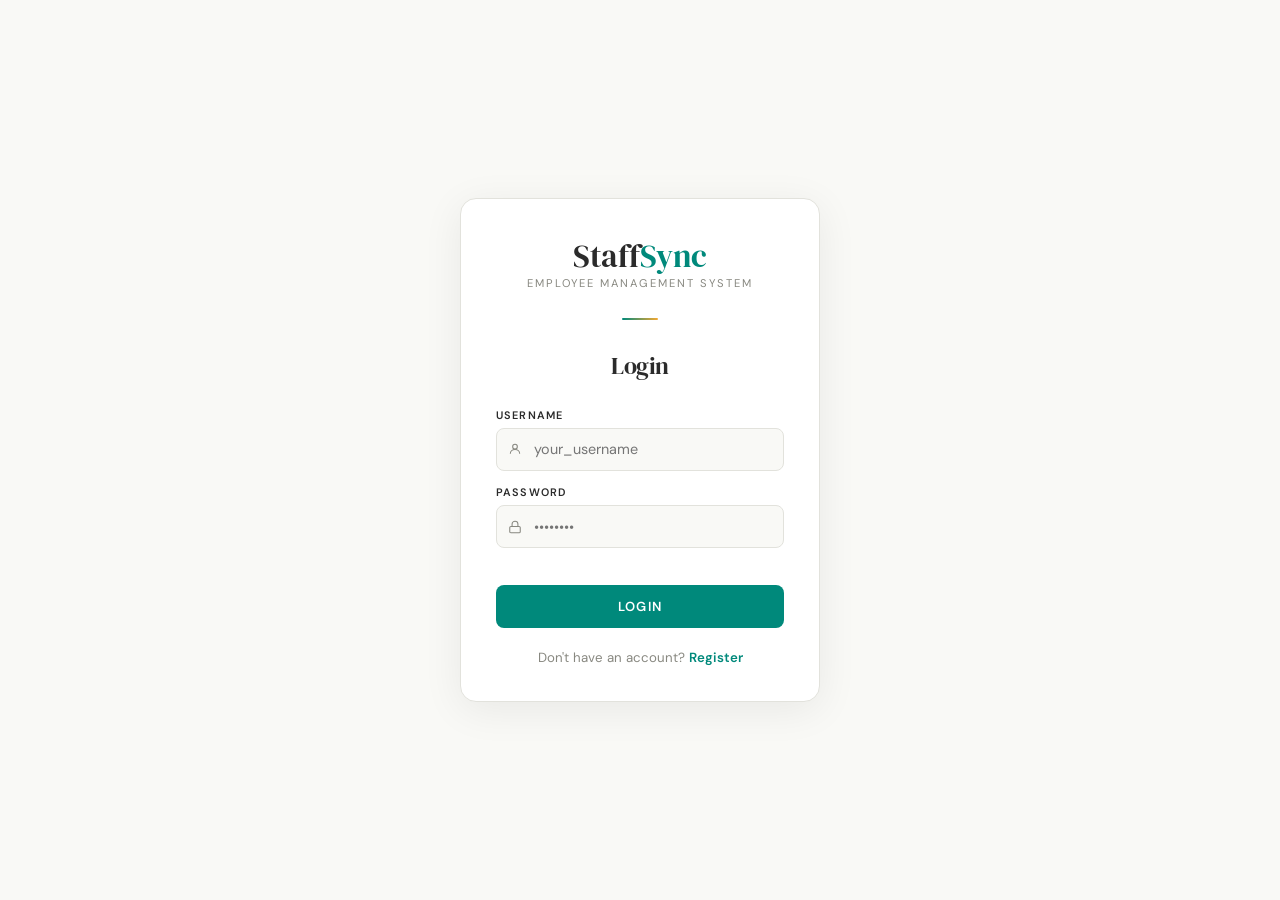
<file: app/src/main/resources/static/index.html>
<!DOCTYPE html>
<html lang="en">
<head>
    <meta charset="UTF-8">
    <meta name="viewport" content="width=device-width, initial-scale=1.0">
    <title>Dashboard — Employee Management System</title>
    <link href="https://fonts.googleapis.com/css2?family=DM+Serif+Display:ital@0;1&family=DM+Sans:wght@300;400;500;600&display=swap" rel="stylesheet">
    <link rel="stylesheet" href="css/style.css">
    <style>
        .navbar-logo-accent { color: var(--teal); }

        /* ── Shared stats row ── */
        .stats-row {
            display: grid;
            grid-template-columns: repeat(3, 1fr);
            gap: 1rem;
        }
        @media (max-width: 600px) { .stats-row { grid-template-columns: 1fr; } }

        .stats-section { margin-bottom: 0.5rem; }

        .stats-section-header {
            display: flex;
            align-items: center;
            justify-content: space-between;
            margin-bottom: 0.55rem;
            flex-wrap: wrap;
            gap: 0.5rem;
        }
        .stats-section-label {
            font-size: 0.67rem;
            font-weight: 700;
            letter-spacing: 0.1em;
            text-transform: uppercase;
            color: var(--muted);
            display: flex;
            align-items: center;
            gap: 0.4rem;
        }
        .section-dot {
            width: 7px; height: 7px;
            border-radius: 50%;
            display: inline-block;
            flex-shrink: 0;
        }
        .section-dot--global { background: var(--muted); }
        .section-dot--sel    { background: var(--teal); }

        /* ── Stat card — shared base ── */
        .stat-card {
            background: var(--surface);
            border: 1.5px solid var(--border);
            border-radius: 12px;
            padding: 1.1rem 1.3rem;
            display: flex;
            flex-direction: column;
            gap: 0.1rem;
        }
        /* Selection variant */
        .stat-card--sel {
            border-color: rgba(0,150,136,0.3);
            background: rgba(0,150,136,0.025);
        }

        .stat-label {
            font-size: 0.64rem;
            font-weight: 600;
            letter-spacing: 0.1em;
            text-transform: uppercase;
            color: var(--muted);
            margin-bottom: 0.15rem;
        }
        .stat-value {
            font-family: 'DM Serif Display', serif;
            font-size: 1.75rem;
            font-weight: 400;
            color: var(--charcoal);
            line-height: 1.1;
            min-height: 2rem;
        }
        .stat-value--salary { font-size: 1.35rem; }
        .stat-value--sel    { color: var(--teal); }
        /* Uncomputed placeholder style */
        .stat-value--empty  { color: var(--border); }

        /* ── Divider between rows ── */
        .stats-divider {
            display: flex;
            align-items: center;
            gap: 0.75rem;
            margin: 0.9rem 0;
        }
        .stats-divider-line  { flex: 1; height: 1px; background: var(--border); }
        .stats-divider-text  {
            font-size: 0.6rem;
            font-weight: 700;
            letter-spacing: 0.1em;
            text-transform: uppercase;
            color: var(--border);
            white-space: nowrap;
        }

        /* ── Calculate button ── */
        .btn-calc {
            display: inline-flex;
            align-items: center;
            gap: 0.35rem;
            font-family: 'DM Sans', sans-serif;
            font-size: 0.74rem;
            font-weight: 600;
            padding: 5px 12px;
            border-radius: 7px;
            border: 1.5px solid rgba(0,150,136,0.4);
            background: rgba(0,150,136,0.07);
            color: var(--teal);
            cursor: pointer;
            transition: background 0.18s, border-color 0.18s;
            white-space: nowrap;
        }
        .btn-calc:hover {
            background: rgba(0,150,136,0.15);
            border-color: var(--teal);
        }
        .btn-calc svg { width: 12px; height: 12px; }

        /* Filter badge + info */
        .filter-badge {
            font-size: 0.6rem;
            font-weight: 600;
            padding: 2px 7px;
            border-radius: 20px;
            background: var(--offwhite);
            color: var(--muted);
            border: 1px solid var(--border);
        }
        .filter-badge--active {
            background: rgba(0,150,136,0.1);
            color: var(--teal);
            border-color: rgba(0,150,136,0.3);
        }
        .sel-filter-info {
            display: flex;
            align-items: center;
            flex-wrap: wrap;
            gap: 0.35rem;
        }
        .sel-filter-badge {
            font-size: 0.72rem;
            font-weight: 600;
            padding: 2px 10px;
            border-radius: 20px;
            white-space: nowrap;
            border: 1px solid var(--border);
            background: var(--offwhite);
            color: var(--muted);
        }
        .sel-filter-badge--active {
            background: rgba(0,150,136,0.08);
            border-color: rgba(0,150,136,0.3);
            color: var(--teal);
        }
        .sel-filter-badge--none {
            font-style: italic;
            font-weight: 400;
        }
        .sel-header-right {
            display: flex;
            align-items: center;
            gap: 0.55rem;
        }

        /* ── Filter bar ── */
        .filter-bar {
            display: flex;
            align-items: center;
            gap: 0.65rem;
            flex-wrap: wrap;
            margin-bottom: 0.75rem;
        }
        .age-range-wrap { display: flex; align-items: center; gap: 0.4rem; flex-shrink: 0; }
        .age-range-input {
            width: 72px;
            padding: 0.62rem 0.75rem;
            font-family: 'DM Sans', sans-serif;
            font-size: 0.9rem;
            color: var(--charcoal);
            background: var(--offwhite);
            border: 1.5px solid var(--border);
            border-radius: 8px;
            outline: none;
            transition: border-color 0.2s, box-shadow 0.2s;
            -moz-appearance: textfield;
        }
        .age-range-input::-webkit-inner-spin-button,
        .age-range-input::-webkit-outer-spin-button { -webkit-appearance: none; }
        .age-range-input:focus { border-color: var(--teal); box-shadow: 0 0 0 3px var(--teal-glow); }
        .age-range-label { font-size: 0.75rem; color: var(--muted); white-space: nowrap; }

        .btn-clear {
            display: inline-flex;
            align-items: center;
            gap: 0.35rem;
            padding: 0.62rem 0.9rem;
            font-family: 'DM Sans', sans-serif;
            font-size: 0.82rem;
            font-weight: 600;
            border: 1.5px solid var(--border);
            border-radius: 8px;
            background: transparent;
            color: var(--muted);
            cursor: pointer;
            transition: border-color 0.2s, color 0.2s;
            white-space: nowrap;
            flex-shrink: 0;
        }
        .btn-clear:hover { border-color: var(--teal); color: var(--teal); }

        .results-count { font-size: 0.78rem; color: var(--muted); margin-bottom: 0.6rem; }

        /* ── Dept badge ── */
        .dept-badge {
            display: inline-block;
            font-size: 0.68rem;
            font-weight: 600;
            padding: 2px 10px;
            border-radius: 20px;
            background: var(--offwhite);
            border: 1px solid var(--border);
            color: var(--muted);
            letter-spacing: 0.04em;
        }

        /* ── Table ── */
        .table-container {
            background: var(--surface);
            border: 1.5px solid var(--border);
            border-radius: 12px;
            overflow: hidden;
        }
        /* ── Import modal ── */
        .import-drop-zone {
            border: 2px dashed var(--border);
            border-radius: 10px;
            padding: 2rem 1rem;
            text-align: center;
            cursor: pointer;
            transition: border-color 0.2s, background 0.2s;
            background: var(--offwhite);
        }
        .import-drop-zone:hover,
        .import-drop-zone.dragover {
            border-color: var(--teal);
            background: rgba(0,150,136,0.04);
        }
        .import-drop-zone svg { width: 32px; height: 32px; stroke: var(--muted); margin-bottom: 0.5rem; }
        .import-drop-zone p  { font-size: 0.88rem; color: var(--muted); margin: 0; }
        .import-drop-zone strong { color: var(--teal); }
        .import-preview {
            font-size: 0.82rem;
            color: var(--charcoal);
            background: var(--offwhite);
            border: 1px solid var(--border);
            border-radius: 8px;
            padding: 0.6rem 0.9rem;
            display: flex;
            align-items: center;
            justify-content: space-between;
            gap: 0.5rem;
        }
        .import-preview-name { font-weight: 500; }
        .import-preview-clear {
            background: none;
            border: none;
            cursor: pointer;
            color: var(--muted);
            font-size: 1rem;
            line-height: 1;
            padding: 0 2px;
        }
        .import-preview-clear:hover { color: var(--error); }
        .import-log {
            max-height: 160px;
            overflow-y: auto;
            font-size: 0.8rem;
            font-family: var(--font-mono, monospace);
            background: var(--offwhite);
            border: 1px solid var(--border);
            border-radius: 8px;
            padding: 0.6rem 0.9rem;
            line-height: 1.7;
        }
        .import-log .log-ok    { color: var(--success, #2e7d52); }
        .import-log .log-skip  { color: var(--muted); }
        .import-log .log-error { color: var(--error); }
        .import-hint {
            font-size: 0.75rem;
            color: var(--muted);
            margin-top: 0.5rem;
        }
        .import-hint code {
            font-family: var(--font-mono, monospace);
            background: var(--offwhite);
            border: 1px solid var(--border);
            border-radius: 4px;
            padding: 1px 5px;
            font-size: 0.72rem;
        }

        .btn-action--secondary {
            background: var(--offwhite);
            color: var(--charcoal);
            border: 1.5px solid var(--border);
        }
        .btn-action--secondary:hover { border-color: var(--teal); color: var(--teal); }
        .btn-action--danger {
            background: transparent;
            color: var(--error);
            border: 1.5px solid var(--error);
        }
        .btn-action--danger:hover { background: rgba(192,57,43,0.07); }

        /* ── Report buttons ── */
        /* ── Sortable column headers ── */
        .th-sort:hover { color: var(--teal) !important; }
        .sort-arrow {
            display: inline-block;
            margin-left: 3px;
            opacity: 0.35;
            font-size: 0.7rem;
            transition: opacity 0.15s;
        }
        .th-sort:hover .sort-arrow { opacity: 0.7; }
        .sort-arrow.asc  { opacity: 1; color: var(--teal); }
        .sort-arrow.desc { opacity: 1; color: var(--teal); }

        /* ── Table body row padding ── */
        #employeeTableBody tr { border-bottom: 1px solid var(--border); }
        #employeeTableBody tr:last-child { border-bottom: none; }
        #employeeTableBody tr:hover { background: var(--offwhite); }
        #employeeTableBody td {
            padding: 1rem 1rem;
            vertical-align: middle;
            font-size: 0.9rem;
            color: var(--charcoal);
        }

        @keyframes cardPop {
            0%   { transform: translateY(-3px); opacity: 0.7; }
            100% { transform: translateY(0);    opacity: 1; }
        }
        .card-pop { animation: cardPop 0.2s ease; }

        /* ── Pagination ── */
        .pagination {
            display: flex;
            align-items: center;
            justify-content: center;
            gap: 0.35rem;
            padding: 1rem 0 0.25rem;
            flex-wrap: wrap;
        }
        .page-btn {
            font-family: 'DM Sans', sans-serif;
            font-size: 0.8rem;
            font-weight: 500;
            padding: 0.45rem 0.85rem;
            border-radius: 7px;
            border: 1.5px solid var(--border);
            background: var(--offwhite);
            color: var(--charcoal);
            cursor: pointer;
            transition: border-color 0.18s, background 0.18s, color 0.18s;
            min-width: 36px;
        }
        .page-btn:hover:not(:disabled) {
            border-color: var(--teal);
            color: var(--teal);
        }
        .page-btn:disabled {
            opacity: 0.38;
            cursor: not-allowed;
        }
        .page-btn.active-page {
            background: var(--teal);
            border-color: var(--teal);
            color: #fff;
            cursor: default;
        }

        /* ── Table action buttons ── */
        .tbl-btn {
            font-family: 'DM Sans', sans-serif;
            font-size: 0.75rem;
            font-weight: 600;
            padding: 4px 10px;
            border-radius: 6px;
            border: 1.5px solid var(--border);
            cursor: pointer;
            text-decoration: none;
            display: inline-flex;
            align-items: center;
            transition: border-color 0.15s, color 0.15s, background 0.15s;
        }
        .tbl-btn--view {
            background: rgba(0,150,136,0.06);
            color: var(--teal);
            border-color: rgba(0,150,136,0.35);
        }
        .tbl-btn--view:hover { background: rgba(0,150,136,0.14); border-color: var(--teal); }
        .tbl-btn--ghost {
            background: var(--offwhite);
            color: var(--charcoal);
        }
        .tbl-btn--ghost:hover { border-color: var(--teal); color: var(--teal); }
        .tbl-btn--danger {
            background: transparent;
            color: var(--error);
            border-color: var(--error);
        }
        .tbl-btn--danger:hover { background: rgba(192,57,43,0.07); }

        /* ── View modal fields ── */
        .view-field {
            display: flex;
            justify-content: space-between;
            align-items: center;
            padding: 0.65rem 0;
            border-bottom: 1px solid var(--border);
            gap: 1rem;
        }
        .view-field:last-of-type { border-bottom: none; }
        .view-label {
            font-size: 0.7rem;
            font-weight: 600;
            letter-spacing: 0.07em;
            text-transform: uppercase;
            color: var(--muted);
            flex-shrink: 0;
        }
        .view-value {
            font-size: 0.9rem;
            color: var(--charcoal);
            text-align: right;
        }
        .view-value--salary {
            font-family: 'DM Serif Display', serif;
            font-size: 1.1rem;
            color: var(--charcoal);
        }
        .view-modal-actions {
            display: flex;
            justify-content: flex-end;
            margin-top: 1.25rem;
        }
        /* ── Export modal option buttons ── */
        #exportAllBtn:hover:not(:disabled) {
            border-color: var(--charcoal);
        }
        #exportViewBtn:hover:not(:disabled) {
            border-color: var(--teal);
            background: rgba(0,150,136,0.08);
        }
    </style>
</head>
<body class="page-body">

<!-- Navbar injected by navbar.js -->

<main class="page-main">

    <!-- ── Page header ── -->
    <div class="page-header" style="display:flex;justify-content:space-between;align-items:flex-start;flex-wrap:wrap;gap:1rem;">
        <div>
            <h1 class="page-title">Employee Dashboard</h1>
            <p class="page-subtitle">Manage and view all employees</p>
        </div>
        <div style="display:flex;gap:0.6rem;flex-wrap:wrap;align-items:center">
            <button onclick="exportCSV()" class="btn-action btn-action--secondary" style="display:inline-flex;align-items:center;gap:0.4rem;text-decoration:none">
                <svg viewBox="0 0 24 24" fill="none" stroke="currentColor" stroke-width="2"
                     stroke-linecap="round" stroke-linejoin="round" style="width:15px;height:15px">
                    <path d="M21 15v4a2 2 0 01-2 2H5a2 2 0 01-2-2v-4"/>
                    <polyline points="7 10 12 15 17 10"/>
                    <line x1="12" y1="15" x2="12" y2="3"/>
                </svg>
                Export CSV
            </button>
            <button onclick="openImportModal()" class="btn-action btn-action--secondary" style="display:inline-flex;align-items:center;gap:0.4rem;text-decoration:none">
                <svg viewBox="0 0 24 24" fill="none" stroke="currentColor" stroke-width="2"
                     stroke-linecap="round" stroke-linejoin="round" style="width:15px;height:15px">
                    <path d="M21 15v4a2 2 0 01-2 2H5a2 2 0 01-2-2v-4"/>
                    <polyline points="17 8 12 3 7 8"/>
                    <line x1="12" y1="3" x2="12" y2="15"/>
                </svg>
                Import CSV
            </button>
            <a href="add-employee.html" class="btn-action btn-action--primary" style="display:inline-flex;align-items:center;gap:0.4rem;text-decoration:none">
                <svg viewBox="0 0 24 24" fill="none" stroke="currentColor" stroke-width="2"
                     stroke-linecap="round" stroke-linejoin="round" style="width:15px;height:15px">
                    <line x1="12" y1="5" x2="12" y2="19"/><line x1="5" y1="12" x2="19" y2="12"/>
                </svg>
                Add Employee
            </a>
        </div>
    </div>

    <!-- ══════════════════════════════════
         GLOBAL STATS — all employees
         ══════════════════════════════════ -->
    <div class="stats-section">
        <div class="stats-section-header">
            <span class="stats-section-label">
                <span class="section-dot section-dot--global"></span>
                All Employees
            </span>
        </div>
        <div class="stats-row">
            <div class="stat-card">
                <span class="stat-label">No. of Employees</span>
                <p class="stat-value" id="totalEmployees">—</p>
            </div>
            <div class="stat-card">
                <span class="stat-label">Average Salary</span>
                <p class="stat-value stat-value--salary" id="avgSalary">—</p>
            </div>
            <div class="stat-card">
                <span class="stat-label">Average Age</span>
                <p class="stat-value" id="avgAge">—</p>
            </div>
        </div>
    </div>

    <!-- ══════════════════════════════════
         SELECTION STATS — hidden until Calculate is clicked
         ══════════════════════════════════ -->
    <div id="selectionStatsSection" style="display:none;margin-bottom:0.5rem">
        <div class="stats-section-header" style="margin-bottom:0.55rem">
            <div style="display:flex;align-items:center;gap:0.65rem;flex-wrap:wrap">
                <span class="stats-section-label">
                    <span class="section-dot section-dot--sel"></span>
                    Current View
                </span>
                <div class="sel-filter-info" id="selFilterInfo"></div>
            </div>
        </div>
        <div class="stats-row">
            <div class="stat-card stat-card--sel">
                <span class="stat-label">No. of Employees</span>
                <p class="stat-value stat-value--sel" id="selCount">—</p>
            </div>
            <div class="stat-card stat-card--sel">
                <span class="stat-label">Average Salary</span>
                <p class="stat-value stat-value--salary stat-value--sel" id="selAvgSalary">—</p>
            </div>
            <div class="stat-card stat-card--sel">
                <span class="stat-label">Average Age</span>
                <p class="stat-value stat-value--sel" id="selAvgAge">—</p>
            </div>
        </div>
    </div>

    <!-- ── Filters ── -->
    <div class="filter-bar" style="margin-top:1.25rem">
        <div class="search-wrap" style="flex:1;min-width:200px">
            <svg viewBox="0 0 24 24" stroke-linecap="round" stroke-linejoin="round">
                <circle cx="11" cy="11" r="8"/><line x1="21" y1="21" x2="16.65" y2="16.65"/>
            </svg>
            <input type="text" id="searchInput" class="search-input"
                   placeholder="Search by name or employee ID…" autocomplete="off">
        </div>

        <div class="category-wrap">
            <select id="departmentFilter" class="category-select">
                <option value="">All Departments</option>
                <!-- Options populated dynamically by dashboard.js loadDepartments() -->
            </select>
            <svg viewBox="0 0 24 24" stroke-width="2" stroke-linecap="round" stroke-linejoin="round">
                <polyline points="6 9 12 15 18 9"/>
            </svg>
        </div>

        <div class="age-range-wrap">
            <span class="age-range-label">Age</span>
            <input type="number" id="ageMinInput" class="age-range-input" placeholder="Min" min="0" max="120">
            <span class="age-range-label">–</span>
            <input type="number" id="ageMaxInput" class="age-range-input" placeholder="Max" min="0" max="120">
        </div>

        <button class="btn-clear" id="clearFiltersBtn">
            <svg viewBox="0 0 24 24" fill="none" stroke="currentColor" stroke-width="2"
                 stroke-linecap="round" stroke-linejoin="round" style="width:13px;height:13px">
                <line x1="18" y1="6" x2="6" y2="18"/><line x1="6" y1="6" x2="18" y2="18"/>
            </svg>
            Clear
        </button>

        <!-- Separator + Calculate Stats button — rightmost -->
        <div style="width:1px;height:24px;background:var(--border);flex-shrink:0;align-self:center"></div>
        <button class="btn-calc" id="calcSelBtn">
            <svg viewBox="0 0 24 24" fill="none" stroke="currentColor" stroke-width="2"
                 stroke-linecap="round" stroke-linejoin="round">
                <rect x="4" y="2" width="16" height="20" rx="2"/>
                <line x1="8" y1="6" x2="16" y2="6"/>
                <line x1="8" y1="10" x2="10" y2="10"/>
                <line x1="14" y1="10" x2="16" y2="10"/>
                <line x1="8" y1="14" x2="10" y2="14"/>
                <line x1="14" y1="14" x2="16" y2="14"/>
                <line x1="8" y1="18" x2="10" y2="18"/>
                <line x1="14" y1="18" x2="16" y2="18"/>
            </svg>
            Calculate Stats
        </button>
    </div>

    <!-- ── Toolbar: results count (left) + per-page selector (right) ── -->
    <div style="display:flex;align-items:center;justify-content:space-between;margin-top:0.75rem;margin-bottom:0.75rem;gap:0.65rem;">
        <p class="results-count" id="resultsCount" style="margin:0"></p>
        <div class="category-wrap">
            <select class="category-select" id="perPageSelect">
                <option value="5" selected>5 per page</option>
                <option value="10">10 per page</option>
                <option value="25">25 per page</option>
                <option value="50">50 per page</option>
            </select>
            <svg viewBox="0 0 24 24" stroke-width="2" stroke-linecap="round" stroke-linejoin="round">
                <polyline points="6 9 12 15 18 9"/>
            </svg>
        </div>
    </div>

    <!-- ── Employee table ── -->
    <div class="table-container">
        <div style="overflow-x:auto">
            <table id="employeeTable" style="width:100%;border-collapse:collapse;display:none">
                <thead>
                <tr style="background:var(--offwhite);border-bottom:1.5px solid var(--border)">
                    <th class="th-sort" data-sort="employeeId" style="padding:.75rem 1rem;font-size:.68rem;font-weight:600;letter-spacing:.08em;text-transform:uppercase;color:var(--muted);text-align:left;white-space:nowrap;cursor:pointer;user-select:none">Emp ID <span class="sort-arrow" id="sort-employeeId">↕</span></th>
                    <th class="th-sort" data-sort="name" style="padding:.75rem 1rem;font-size:.68rem;font-weight:600;letter-spacing:.08em;text-transform:uppercase;color:var(--muted);text-align:left;cursor:pointer;user-select:none">Name <span class="sort-arrow" id="sort-name">↕</span></th>
                    <th class="th-sort" data-sort="dateOfBirth" style="padding:.75rem 1rem;font-size:.68rem;font-weight:600;letter-spacing:.08em;text-transform:uppercase;color:var(--muted);text-align:left;white-space:nowrap;cursor:pointer;user-select:none">Date of Birth <span class="sort-arrow" id="sort-dateOfBirth">↕</span></th>
                    <th class="th-sort" data-sort="age" style="padding:.75rem 1rem;font-size:.68rem;font-weight:600;letter-spacing:.08em;text-transform:uppercase;color:var(--muted);text-align:left;cursor:pointer;user-select:none">Age <span class="sort-arrow" id="sort-age">↕</span></th>
                    <th class="th-sort" data-sort="department" style="padding:.75rem 1rem;font-size:.68rem;font-weight:600;letter-spacing:.08em;text-transform:uppercase;color:var(--muted);text-align:left;cursor:pointer;user-select:none">Department <span class="sort-arrow" id="sort-department">↕</span></th>
                    <th class="th-sort" data-sort="salary" style="padding:.75rem 1rem;font-size:.68rem;font-weight:600;letter-spacing:.08em;text-transform:uppercase;color:var(--muted);text-align:left;cursor:pointer;user-select:none">Salary <span class="sort-arrow" id="sort-salary">↕</span></th>
                    <th style="padding:.75rem 1rem;font-size:.68rem;font-weight:600;letter-spacing:.08em;text-transform:uppercase;color:var(--muted);text-align:left">Actions</th>
                </tr>
                </thead>
                <tbody id="employeeTableBody"></tbody>
            </table>
        </div>

        <div id="emptyState" style="display:flex;flex-direction:column;align-items:center;justify-content:center;gap:.75rem;padding:4rem 2rem;color:var(--muted)">
            <svg viewBox="0 0 24 24" fill="none" stroke="currentColor" stroke-width="1.4"
                 style="width:40px;height:40px;stroke:var(--border)">
                <path d="M17 21v-2a4 4 0 00-4-4H5a4 4 0 00-4 4v2"/>
                <circle cx="9" cy="7" r="4"/>
                <path d="M23 21v-2a4 4 0 00-3-3.87"/><path d="M16 3.13a4 4 0 010 7.75"/>
            </svg>
            <p style="font-size:.9rem">No employees found.</p>
            <a href="add-employee.html" class="btn-action btn-action--primary"
               style="margin-top:.25rem;font-size:.8rem;padding:.55rem 1.1rem">Add First Employee</a>
        </div>
    </div>

    <!-- ── Pagination ── -->
    <div id="pagination" class="pagination"></div>

</main>

<!-- ── Export CSV modal ── -->
<div id="exportModal"
     style="display:none;position:fixed;inset:0;background:rgba(0,0,0,0.45);z-index:999;align-items:center;justify-content:center">
    <div style="background:var(--surface);border-radius:14px;padding:2rem;max-width:400px;width:90%;box-shadow:0 8px 32px rgba(0,0,0,0.18)">

        <!-- Header -->
        <div style="display:flex;justify-content:space-between;align-items:center;margin-bottom:0.5rem">
            <h2 style="font-family:'DM Serif Display',serif;font-size:1.25rem;color:var(--charcoal)">Export CSV</h2>
            <button onclick="closeExportModal()"
                    style="background:none;border:none;cursor:pointer;color:var(--muted);font-size:1.3rem;line-height:1;padding:2px 6px">&times;</button>
        </div>
        <p style="font-size:0.85rem;color:var(--muted);margin-bottom:1.5rem">Choose which employees to include in the export.</p>

        <!-- Option: Export All -->
        <button id="exportAllBtn" onclick="exportAll()"
                style="width:100%;display:flex;align-items:center;gap:1rem;padding:1rem 1.1rem;
                       background:var(--offwhite);border:1.5px solid var(--border);border-radius:10px;
                       cursor:pointer;text-align:left;margin-bottom:0.75rem;transition:border-color 0.18s">
            <svg viewBox="0 0 24 24" fill="none" stroke="currentColor" stroke-width="1.8"
                 stroke-linecap="round" stroke-linejoin="round"
                 style="width:20px;height:20px;flex-shrink:0;stroke:var(--charcoal)">
                <path d="M17 21v-2a4 4 0 00-4-4H5a4 4 0 00-4 4v2"/>
                <circle cx="9" cy="7" r="4"/>
                <path d="M23 21v-2a4 4 0 00-3-3.87"/><path d="M16 3.13a4 4 0 010 7.75"/>
            </svg>
            <div>
                <div style="font-size:0.9rem;font-weight:600;color:var(--charcoal)" id="exportAllCount">All Employees</div>
                <div style="font-size:0.78rem;color:var(--muted);margin-top:0.1rem">Exports every employee regardless of active filters</div>
            </div>
        </button>

        <!-- Option: Export Current View -->
        <button id="exportViewBtn" onclick="exportCurrentView()"
                style="width:100%;display:flex;align-items:center;gap:1rem;padding:1rem 1.1rem;
                       background:rgba(0,150,136,0.04);border:1.5px solid rgba(0,150,136,0.3);border-radius:10px;
                       cursor:pointer;text-align:left;transition:border-color 0.18s">
            <svg viewBox="0 0 24 24" fill="none" stroke="currentColor" stroke-width="1.8"
                 stroke-linecap="round" stroke-linejoin="round"
                 style="width:20px;height:20px;flex-shrink:0;stroke:var(--teal)">
                <polygon points="22 3 2 3 10 12.46 10 19 14 21 14 12.46 22 3"/>
            </svg>
            <div>
                <div style="font-size:0.9rem;font-weight:600;color:var(--teal)" id="exportViewCount">Current View</div>
                <div style="font-size:0.78rem;color:var(--muted);margin-top:0.1rem">Exports only the employees matching your active filters</div>
                <div id="exportViewNote"
                     style="display:none;font-size:0.75rem;color:var(--muted);margin-top:0.25rem;font-style:italic">
                    No filters active — same as Export All
                </div>
            </div>
        </button>

        <div style="display:flex;justify-content:flex-end;margin-top:1.25rem">
            <button onclick="closeExportModal()" class="btn-action btn-action--secondary">Cancel</button>
        </div>
    </div>
</div>

<!-- ── Import CSV modal ── -->
<div id="importModal"
     style="display:none;position:fixed;inset:0;background:rgba(0,0,0,0.45);z-index:999;align-items:center;justify-content:center">
    <div style="background:var(--surface);border-radius:14px;padding:2rem;max-width:480px;width:90%;box-shadow:0 8px 32px rgba(0,0,0,0.18)">
        <div style="display:flex;justify-content:space-between;align-items:center;margin-bottom:1.25rem">
            <h2 style="font-family:'DM Serif Display',serif;font-size:1.25rem;color:var(--charcoal)">Import CSV</h2>
            <button onclick="closeImportModal()"
                    style="background:none;border:none;cursor:pointer;color:var(--muted);font-size:1.3rem;line-height:1;padding:2px 6px">&times;</button>
        </div>

        <!-- Drop zone (hidden once file picked) -->
        <div id="importDropZone" class="import-drop-zone"
             onclick="document.getElementById('csvFileInput').click()"
             ondragover="event.preventDefault();this.classList.add('dragover')"
             ondragleave="this.classList.remove('dragover')"
             ondrop="handleFileDrop(event)">
            <svg viewBox="0 0 24 24" fill="none" stroke="currentColor" stroke-width="1.6"
                 stroke-linecap="round" stroke-linejoin="round">
                <path d="M21 15v4a2 2 0 01-2 2H5a2 2 0 01-2-2v-4"/>
                <polyline points="17 8 12 3 7 8"/>
                <line x1="12" y1="3" x2="12" y2="15"/>
            </svg>
            <p>Drop a CSV file here or <strong>click to browse</strong></p>
        </div>
        <input type="file" id="csvFileInput" accept=".csv" style="display:none" onchange="handleFileSelect(event)">

        <!-- File preview (shown once file picked) -->
        <div id="importPreview" style="display:none;margin-top:0.75rem">
            <div class="import-preview">
                <span class="import-preview-name" id="importFileName"></span>
                <button class="import-preview-clear" onclick="clearImportFile()" title="Remove file">&times;</button>
            </div>
        </div>

        <!-- Format hint -->
        <p class="import-hint" style="margin-top:0.75rem">
            Required columns:
            <code>employeeId</code>, <code>name</code>, <code>dateOfBirth</code> (YYYY-MM-DD),
            <code>department</code>, <code>salary</code>
        </p>

        <!-- Import log (shown after import) -->
        <div id="importLog" style="display:none;margin-top:0.75rem">
            <p style="font-size:0.75rem;font-weight:600;text-transform:uppercase;letter-spacing:0.06em;color:var(--muted);margin-bottom:0.4rem">Import Log</p>
            <div class="import-log" id="importLogContent"></div>
        </div>

        <div style="display:flex;gap:0.75rem;justify-content:flex-end;margin-top:1.25rem">
            <button onclick="closeImportModal()" class="btn-action btn-action--secondary">Cancel</button>
            <button onclick="runImport()" id="importBtn" class="btn-action btn-action--primary" disabled>
                Upload
            </button>
        </div>
    </div>
</div>

<!-- ── View modal ── -->
<div id="viewModal"
     style="display:none;position:fixed;inset:0;background:rgba(0,0,0,0.45);z-index:999;align-items:center;justify-content:center">
    <div style="background:var(--surface);border-radius:14px;padding:2rem;max-width:420px;width:90%;box-shadow:0 8px 32px rgba(0,0,0,0.18)">
        <div style="display:flex;justify-content:space-between;align-items:center;margin-bottom:1.25rem">
            <h2 style="font-family:'DM Serif Display',serif;font-size:1.25rem;color:var(--charcoal)">Employee Details</h2>
            <button onclick="closeViewModal()"
                    style="background:none;border:none;cursor:pointer;color:var(--muted);font-size:1.3rem;line-height:1;padding:2px 6px">&times;</button>
        </div>
        <div id="viewModalBody"></div>
    </div>
</div>

<!-- ── Delete modal ── -->
<div id="deleteModal"
     style="display:none;position:fixed;inset:0;background:rgba(0,0,0,0.45);z-index:999;align-items:center;justify-content:center">
    <div style="background:var(--surface);border-radius:14px;padding:2rem;max-width:380px;width:90%;text-align:center;box-shadow:0 8px 32px rgba(0,0,0,0.18)">
        <div style="display:flex;justify-content:center;margin-bottom:.75rem;color:var(--error)">
            <svg viewBox="0 0 24 24" fill="none" stroke="currentColor" stroke-width="1.8"
                 width="40" height="40" stroke-linecap="round" stroke-linejoin="round">
                <circle cx="12" cy="12" r="10"/>
                <line x1="12" y1="8" x2="12" y2="12"/>
                <line x1="12" y1="16" x2="12.01" y2="16"/>
            </svg>
        </div>
        <h2 style="font-family:'DM Serif Display',serif;margin-bottom:.4rem;color:var(--charcoal)">Delete Employee?</h2>
        <p style="color:var(--muted);font-size:.88rem;margin-bottom:1.25rem">
            <strong id="deleteEmployeeName"></strong> will be permanently removed.
        </p>
        <div style="display:flex;gap:.75rem;justify-content:center">
            <button onclick="closeDeleteModal()" class="btn-action btn-action--secondary"
                    style="flex:1;border:1.5px solid var(--border)">Cancel</button>
            <button id="confirmDeleteBtn" class="btn-action btn-action--danger" style="flex:1">Delete</button>
        </div>
    </div>
</div>

<script src="js/navbar.js"></script>
<script type="module" src="js/dashboard.js"></script>
</body>
</html>
</file>
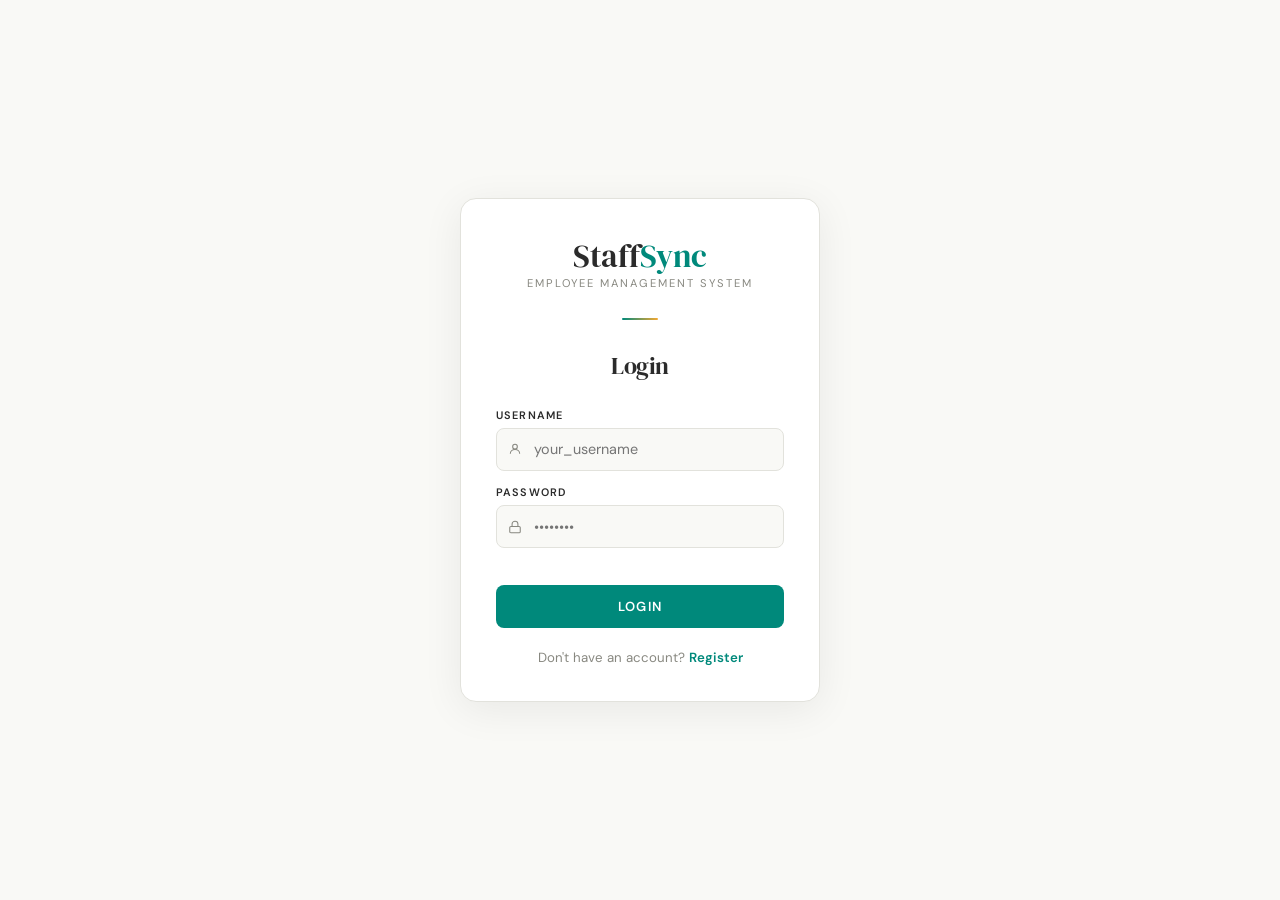
<file: app/src/main/resources/static/add-employee.html>
<!DOCTYPE html>
<html lang="en">
<head>
    <meta charset="UTF-8">
    <meta name="viewport" content="width=device-width, initial-scale=1.0">
    <title>Add Employee — Employee Management System</title>
    <link href="https://fonts.googleapis.com/css2?family=DM+Serif+Display:ital@0;1&family=DM+Sans:wght@300;400;500;600&display=swap" rel="stylesheet">
    <link rel="stylesheet" href="css/style.css">
    <style>
        .navbar-logo-accent { color: var(--teal); }

        .form-container {
            background: var(--surface);
            border: 1.5px solid var(--border);
            border-radius: 14px;
            padding: 2rem;
            max-width: 560px;
        }
        .form-section-title {
            font-size: 0.68rem;
            font-weight: 600;
            letter-spacing: 0.1em;
            text-transform: uppercase;
            color: var(--muted);
            margin-bottom: 1.25rem;
            padding-bottom: 0.5rem;
            border-bottom: 1.5px solid var(--border);
        }
        .field-group { margin-bottom: 1rem; }
        .field-group label {
            display: block;
            font-size: 0.68rem;
            font-weight: 600;
            letter-spacing: 0.08em;
            text-transform: uppercase;
            color: var(--charcoal);
            margin-bottom: 0.38rem;
        }
        .field-group label span { color: var(--error); }
        .field-input {
            width: 100%;
            padding: 0.7rem 0.9rem;
            font-family: 'DM Sans', sans-serif;
            font-size: 0.9rem;
            color: var(--charcoal);
            background: var(--offwhite);
            border: 1.5px solid var(--border);
            border-radius: 8px;
            outline: none;
            transition: border-color 0.2s, box-shadow 0.2s;
        }
        .field-input:focus {
            border-color: var(--teal);
            box-shadow: 0 0 0 3px var(--teal-glow);
            background: var(--surface);
        }
        .field-input.error { border-color: var(--error); }

        .field-select-wrap { position: relative; }
        .field-select-wrap svg {
            position: absolute; right: 10px; top: 50%;
            transform: translateY(-50%);
            width: 14px; height: 14px;
            stroke: var(--muted); fill: none;
            pointer-events: none;
        }
        .field-select {
            width: 100%;
            appearance: none;
            padding: 0.7rem 2.2rem 0.7rem 0.9rem;
            font-family: 'DM Sans', sans-serif;
            font-size: 0.9rem;
            color: var(--charcoal);
            background: var(--offwhite);
            border: 1.5px solid var(--border);
            border-radius: 8px;
            outline: none;
            cursor: pointer;
            transition: border-color 0.2s, box-shadow 0.2s;
        }
        .field-select:focus {
            border-color: var(--teal);
            box-shadow: 0 0 0 3px var(--teal-glow);
        }
        .field-select.error { border-color: var(--error); }

        .field-error {
            font-size: 0.75rem;
            color: var(--error);
            margin-top: 0.3rem;
            display: none;
        }
        .field-error.visible { display: block; }

        .message-banner {
            display: flex; align-items: center; gap: 0.6rem;
            padding: 0.75rem 1rem;
            border-radius: 8px;
            font-size: 0.85rem;
            font-weight: 500;
            margin-bottom: 1.25rem;
        }
        .message-banner svg { width: 16px; height: 16px; flex-shrink: 0; }
        .message-banner--success {
            background: rgba(46,125,82,0.1);
            color: var(--success);
            border: 1.5px solid rgba(46,125,82,0.25);
        }
        .message-banner--error {
            background: rgba(192,57,43,0.08);
            color: var(--error);
            border: 1.5px solid rgba(192,57,43,0.2);
        }

        .spinner {
            display: inline-block;
            border: 2px solid rgba(255,255,255,0.3);
            border-top-color: #fff;
            border-radius: 50%;
            animation: spin 0.7s linear infinite;
        }
        @keyframes spin { to { transform: rotate(360deg); } }

        .btn-action--secondary {
            background: var(--offwhite);
            color: var(--charcoal);
            border: 1.5px solid var(--border);
            text-decoration: none;
        }
        .btn-action--secondary:hover { border-color: var(--teal); color: var(--teal); }
    </style>
</head>
<body class="page-body">

<!-- Navbar injected by navbar.js -->

<main class="page-main">
    <div class="page-header">
        <h1 class="page-title">Add New Employee</h1>
        <p class="page-subtitle">Fill in the employee details below</p>
    </div>

    <div id="messageContainer"></div>

    <div class="form-container">
        <form id="employeeForm">
            <div class="form-section">
                <p class="form-section-title">Employee Information</p>

                <div class="field-group">
                    <label for="employeeId">Employee ID <span>*</span></label>
                    <input type="text" id="employeeId" class="field-input" placeholder="e.g., EMP001" required>
                    <p class="field-error" id="employeeIdError">Employee ID is required</p>
                </div>

                <div class="field-group">
                    <label for="name">Full Name <span>*</span></label>
                    <input type="text" id="name" class="field-input" placeholder="e.g., Juan Dela Cruz" required>
                    <p class="field-error" id="nameError">Name is required</p>
                </div>

                <div class="field-group">
                    <label for="dateOfBirth">Date of Birth <span>*</span></label>
                    <input type="date" id="dateOfBirth" class="field-input" required>
                    <p class="field-error" id="dateOfBirthError">Date of birth is required and age must be between 18–100</p>
                </div>

                <div class="field-group">
                    <label for="department">Department <span>*</span></label>
                    <div class="field-select-wrap">
                        <!-- Options populated dynamically by add-employee.js -->
                        <select id="department" class="field-select" required>
                            <option value="">Loading departments…</option>
                        </select>
                        <svg viewBox="0 0 24 24" stroke-width="2" stroke-linecap="round" stroke-linejoin="round">
                            <polyline points="6 9 12 15 18 9"/>
                        </svg>
                    </div>
                    <p class="field-error" id="departmentError">Department is required</p>
                </div>

                <div class="field-group">
                    <label for="salary">Salary (₱) <span>*</span></label>
                    <input type="number" id="salary" class="field-input" placeholder="e.g., 50000" step="0.01" min="0" required>
                    <p class="field-error" id="salaryError">Salary must be greater than 0</p>
                </div>
            </div>

            <div style="display:flex;gap:.75rem;justify-content:flex-end;margin-top:1.5rem">
                <a href="index.html" class="btn-action btn-action--secondary">Cancel</a>
                <button type="submit" class="btn-action btn-action--primary" id="submitBtn">
                    <span id="submitText">Add Employee</span>
                    <div class="spinner" id="spinner" style="display:none;width:14px;height:14px;border-width:2px"></div>
                </button>
            </div>
        </form>
    </div>
</main>

<script src="js/navbar.js"></script>
<script type="module" src="js/add-employee.js"></script>
</body>
</html>
</file>
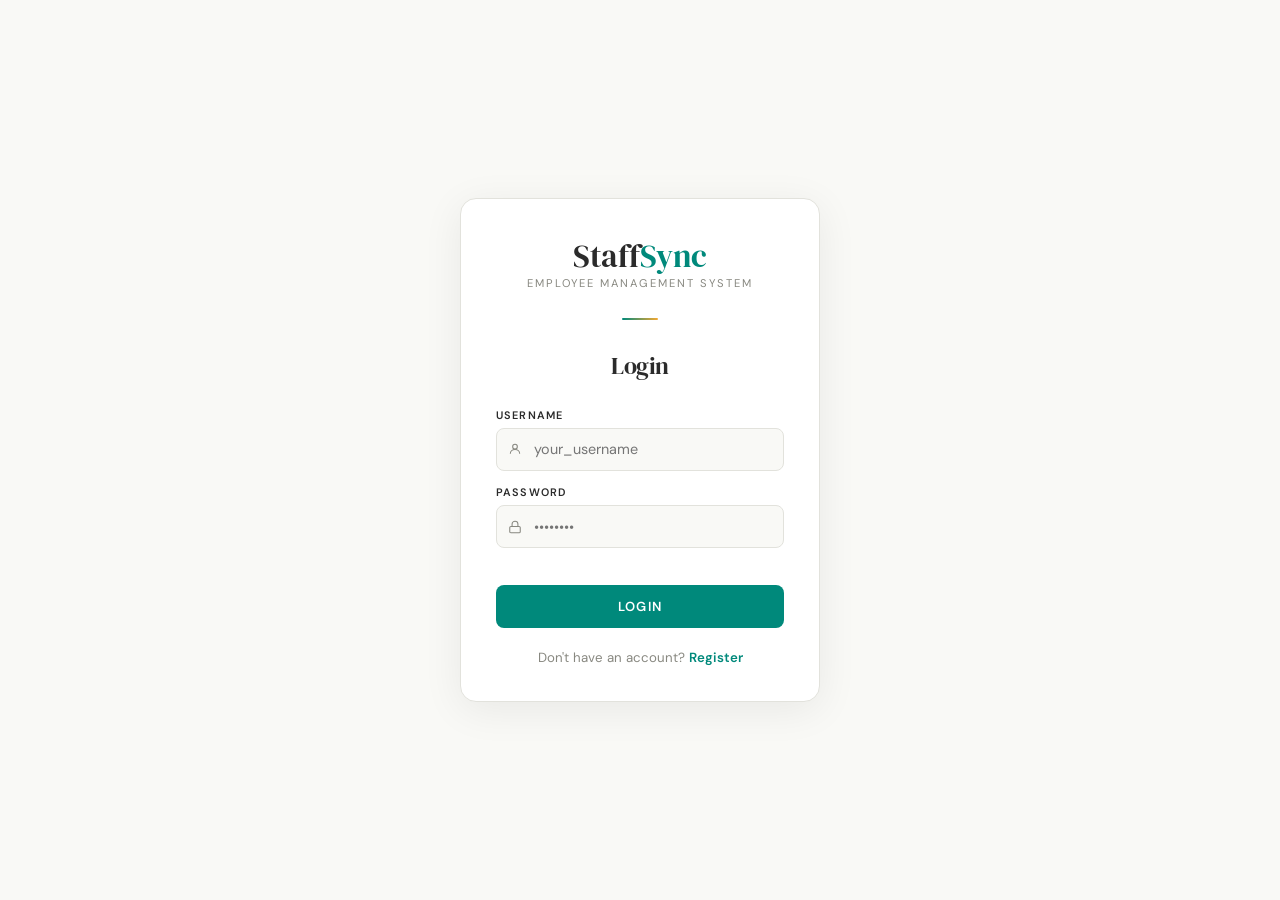
<file: app/src/main/resources/static/departments.html>
<!DOCTYPE html>
<html lang="en">
<head>
    <meta charset="UTF-8">
    <meta name="viewport" content="width=device-width, initial-scale=1.0">
    <title>Departments — Employee Management System</title>
    <link href="https://fonts.googleapis.com/css2?family=DM+Serif+Display:ital@0;1&family=DM+Sans:wght@300;400;500;600&display=swap" rel="stylesheet">
    <link rel="stylesheet" href="css/style.css">
    <style>
        .navbar-logo-accent { color: var(--teal); }

        /* ── Page layout ── */
        .dept-grid {
            display: grid;
            grid-template-columns: 360px 1fr;
            gap: 1.5rem;
            align-items: start;
        }
        @media (max-width: 820px) {
            .dept-grid { grid-template-columns: 1fr; }
        }

        /* ── Form card ── */
        .form-card {
            background: var(--surface);
            border: 1.5px solid var(--border);
            border-radius: 14px;
            padding: 1.75rem;
            position: sticky;
            top: 1.5rem;
        }
        .form-card-title {
            font-size: 0.72rem;
            font-weight: 600;
            letter-spacing: 0.1em;
            text-transform: uppercase;
            color: var(--muted);
            margin-bottom: 1.25rem;
            padding-bottom: 0.6rem;
            border-bottom: 1.5px solid var(--border);
        }
        .field-group { margin-bottom: 1rem; }
        .field-group label {
            display: block;
            font-size: 0.68rem;
            font-weight: 600;
            letter-spacing: 0.08em;
            text-transform: uppercase;
            color: var(--charcoal);
            margin-bottom: 0.38rem;
        }
        .field-group label span { color: var(--error); }
        .field-input, .field-textarea {
            width: 100%;
            padding: 0.7rem 0.9rem;
            font-family: 'DM Sans', sans-serif;
            font-size: 0.9rem;
            color: var(--charcoal);
            background: var(--offwhite);
            border: 1.5px solid var(--border);
            border-radius: 8px;
            outline: none;
            transition: border-color 0.2s, box-shadow 0.2s;
            box-sizing: border-box;
        }
        .field-textarea { resize: vertical; min-height: 72px; }
        .field-input:focus, .field-textarea:focus {
            border-color: var(--teal);
            box-shadow: 0 0 0 3px var(--teal-glow);
            background: var(--surface);
        }
        .field-input.error { border-color: var(--error); }
        .field-error {
            font-size: 0.75rem;
            color: var(--error);
            margin-top: 0.3rem;
            display: none;
        }
        .field-error.visible { display: block; }

        .form-actions {
            display: flex;
            gap: 0.6rem;
            justify-content: flex-end;
            margin-top: 1.25rem;
        }
        .btn-cancel {
            padding: 0.55rem 1.1rem;
            font-family: 'DM Sans', sans-serif;
            font-size: 0.85rem;
            font-weight: 500;
            background: var(--offwhite);
            color: var(--charcoal);
            border: 1.5px solid var(--border);
            border-radius: 8px;
            cursor: pointer;
            display: none;
            transition: border-color 0.2s, color 0.2s;
        }
        .btn-cancel:hover { border-color: var(--teal); color: var(--teal); }
        .btn-cancel.visible { display: block; }

        /* ── Department list ── */
        .list-card {
            background: var(--surface);
            border: 1.5px solid var(--border);
            border-radius: 14px;
            overflow: hidden;
        }
        .list-header {
            display: flex;
            align-items: center;
            justify-content: space-between;
            padding: 1.1rem 1.4rem;
            border-bottom: 1.5px solid var(--border);
        }
        .list-title {
            font-size: 0.72rem;
            font-weight: 600;
            letter-spacing: 0.1em;
            text-transform: uppercase;
            color: var(--muted);
        }
        .list-count {
            font-size: 0.78rem;
            color: var(--muted);
            background: var(--offwhite);
            padding: 0.2rem 0.6rem;
            border-radius: 99px;
            border: 1px solid var(--border);
        }
        .dept-table {
            width: 100%;
            border-collapse: collapse;
        }
        .dept-table th {
            text-align: left;
            font-size: 0.65rem;
            font-weight: 600;
            letter-spacing: 0.09em;
            text-transform: uppercase;
            color: var(--muted);
            padding: 0.7rem 1.4rem;
            border-bottom: 1.5px solid var(--border);
            background: var(--offwhite);
        }
        .dept-table td {
            padding: 0.95rem 1.4rem;
            font-size: 0.88rem;
            color: var(--charcoal);
            border-bottom: 1px solid var(--border);
            vertical-align: middle;
        }
        .dept-table tr:last-child td { border-bottom: none; }
        .dept-table tr:hover td { background: var(--offwhite); }

        .dept-name {
            font-weight: 600;
            color: var(--charcoal);
        }
        .dept-desc {
            font-size: 0.82rem;
            color: var(--muted);
            margin-top: 0.15rem;
        }
        .dept-badge {
            display: inline-block;
            font-size: 0.72rem;
            font-weight: 500;
            padding: 0.18rem 0.55rem;
            border-radius: 99px;
            background: rgba(0,150,136,0.08);
            color: var(--teal);
            border: 1px solid rgba(0,150,136,0.2);
        }

        .row-actions { display: flex; gap: 0.4rem; justify-content: flex-end; }
        .btn-edit, .btn-delete {
            padding: 0.35rem 0.75rem;
            font-family: 'DM Sans', sans-serif;
            font-size: 0.78rem;
            font-weight: 500;
            border-radius: 6px;
            cursor: pointer;
            border: 1.5px solid transparent;
            transition: all 0.18s;
        }
        .btn-edit {
            background: var(--offwhite);
            color: var(--charcoal);
            border-color: var(--border);
        }
        .btn-edit:hover { border-color: var(--teal); color: var(--teal); }
        .btn-delete {
            background: rgba(192,57,43,0.07);
            color: var(--error);
            border-color: rgba(192,57,43,0.2);
        }
        .btn-delete:hover { background: rgba(192,57,43,0.14); }

        /* ── Empty / Loading states ── */
        .state-cell {
            text-align: center;
            padding: 3rem 1rem !important;
            color: var(--muted);
            font-size: 0.88rem;
        }

        /* ── Message banner ── */
        .message-banner {
            display: flex; align-items: center; gap: 0.6rem;
            padding: 0.75rem 1rem;
            border-radius: 8px;
            font-size: 0.85rem;
            font-weight: 500;
            margin-bottom: 1.25rem;
        }
        .message-banner svg { width: 16px; height: 16px; flex-shrink: 0; }
        .message-banner--success {
            background: rgba(46,125,82,0.1);
            color: var(--success);
            border: 1.5px solid rgba(46,125,82,0.25);
        }
        .message-banner--error {
            background: rgba(192,57,43,0.08);
            color: var(--error);
            border: 1.5px solid rgba(192,57,43,0.2);
        }

        /* ── Spinner ── */
        .spinner {
            display: inline-block;
            border: 2px solid rgba(255,255,255,0.3);
            border-top-color: #fff;
            border-radius: 50%;
            animation: spin 0.7s linear infinite;
        }
        @keyframes spin { to { transform: rotate(360deg); } }

        /* ── Delete confirm modal ── */
        .modal-overlay {
            display: none;
            position: fixed; inset: 0;
            background: rgba(0,0,0,0.45);
            z-index: 200;
            align-items: center;
            justify-content: center;
        }
        .modal-overlay.active { display: flex; }
        .modal {
            background: var(--surface);
            border: 1.5px solid var(--border);
            border-radius: 14px;
            padding: 2rem;
            max-width: 400px;
            width: 90%;
            box-shadow: 0 20px 60px rgba(0,0,0,0.2);
        }
        .modal h3 { margin: 0 0 0.5rem; font-size: 1.05rem; }
        .modal p  { font-size: 0.88rem; color: var(--muted); margin: 0 0 1.5rem; }
        .modal-actions { display: flex; gap: 0.6rem; justify-content: flex-end; }
    </style>
</head>
<body class="page-body">

<!-- Navbar injected by navbar.js -->

<main class="page-main">
    <div class="page-header">
        <h1 class="page-title">Departments</h1>
        <p class="page-subtitle">Create and manage departments</p>
    </div>

    <div id="messageContainer"></div>

    <div class="dept-grid">

        <!-- ── Left: Form ── -->
        <div class="form-card">
            <p class="form-card-title" id="formTitle">Add Department</p>

            <form id="deptForm">
                <input type="hidden" id="editingId">

                <div class="field-group">
                    <label for="deptName">Name <span>*</span></label>
                    <input type="text" id="deptName" class="field-input" placeholder="e.g., Engineering">
                    <p class="field-error" id="deptNameError">Department name is required</p>
                </div>

                <div class="field-group">
                    <label for="deptDesc">Description</label>
                    <textarea id="deptDesc" class="field-textarea" placeholder="Brief description (optional)"></textarea>
                </div>

                <div class="form-actions">
                    <button type="button" class="btn-cancel" id="cancelBtn" onclick="resetForm()">Cancel</button>
                    <button type="submit" class="btn-action btn-action--primary" id="submitBtn">
                        <span id="submitText">Add Department</span>
                        <div class="spinner" id="spinner" style="display:none;width:14px;height:14px;border-width:2px"></div>
                    </button>
                </div>
            </form>
        </div>

        <!-- ── Right: Table ── -->
        <div class="list-card">
            <div class="list-header">
                <span class="list-title">All Departments</span>
                <span class="list-count" id="deptCount">0 departments</span>
            </div>
            <table class="dept-table">
                <thead>
                <tr>
                    <th>Department</th>
                    <th style="text-align:right">Actions</th>
                </tr>
                </thead>
                <tbody id="deptTableBody">
                <tr><td class="state-cell" colspan="2">Loading…</td></tr>
                </tbody>
            </table>
        </div>
    </div>
</main>

<!-- Delete confirm modal -->
<div class="modal-overlay" id="deleteModal">
    <div class="modal">
        <h3>Delete Department</h3>
        <p id="deleteModalMsg">Are you sure you want to delete this department?</p>
        <div class="modal-actions">
            <button class="btn-cancel visible" onclick="closeDeleteModal()">Cancel</button>
            <button class="btn-action btn-action--primary" id="confirmDeleteBtn"
                    style="background:var(--error);border-color:var(--error)">Delete</button>
        </div>
    </div>
</div>

<script src="js/navbar.js"></script>
<script type="module" src="js/departments.js"></script>
</body>
</html>
</file>
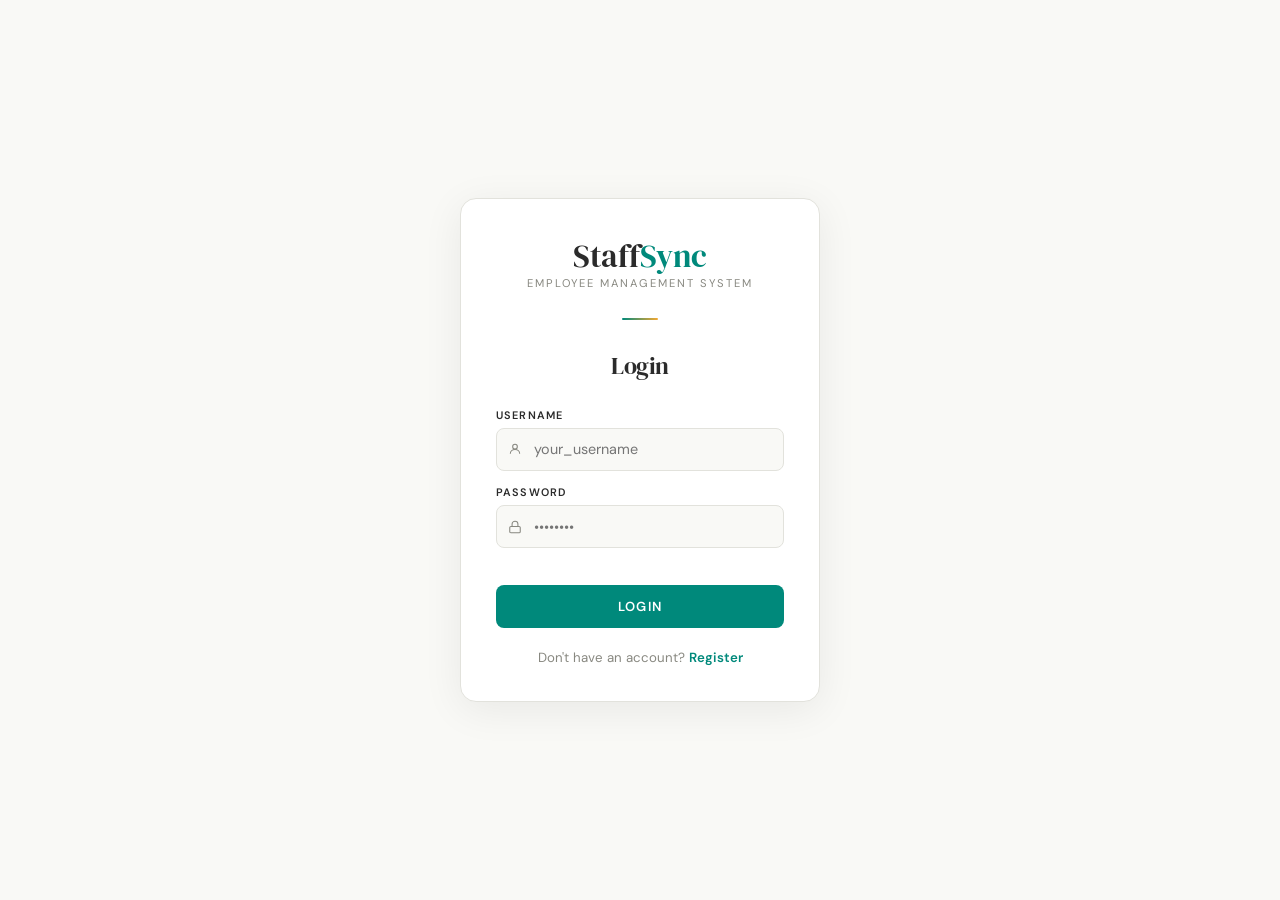
<file: app/src/main/resources/static/edit-employee.html>
<!DOCTYPE html>
<html lang="en">
<head>
    <meta charset="UTF-8">
    <meta name="viewport" content="width=device-width, initial-scale=1.0">
    <title>Edit Employee — Employee Management System</title>
    <link href="https://fonts.googleapis.com/css2?family=DM+Serif+Display:ital@0;1&family=DM+Sans:wght@300;400;500;600&display=swap" rel="stylesheet">
    <link rel="stylesheet" href="css/style.css">
    <style>
        .navbar-logo-accent { color: var(--teal); }

        .form-container {
            background: var(--surface);
            border: 1.5px solid var(--border);
            border-radius: 14px;
            padding: 2rem;
            max-width: 560px;
        }
        .form-section-title {
            font-size: 0.68rem;
            font-weight: 600;
            letter-spacing: 0.1em;
            text-transform: uppercase;
            color: var(--muted);
            margin-bottom: 1.25rem;
            padding-bottom: 0.5rem;
            border-bottom: 1.5px solid var(--border);
        }
        .field-group { margin-bottom: 1rem; }
        .field-group label {
            display: block;
            font-size: 0.68rem;
            font-weight: 600;
            letter-spacing: 0.08em;
            text-transform: uppercase;
            color: var(--charcoal);
            margin-bottom: 0.38rem;
        }
        .field-group label span { color: var(--error); }
        .field-input {
            width: 100%;
            padding: 0.7rem 0.9rem;
            font-family: 'DM Sans', sans-serif;
            font-size: 0.9rem;
            color: var(--charcoal);
            background: var(--offwhite);
            border: 1.5px solid var(--border);
            border-radius: 8px;
            outline: none;
            transition: border-color 0.2s, box-shadow 0.2s;
        }
        .field-input:focus {
            border-color: var(--teal);
            box-shadow: 0 0 0 3px var(--teal-glow);
            background: var(--surface);
        }
        .field-input.error { border-color: var(--error); }

        .field-select-wrap { position: relative; }
        .field-select-wrap svg {
            position: absolute; right: 10px; top: 50%;
            transform: translateY(-50%);
            width: 14px; height: 14px;
            stroke: var(--muted); fill: none;
            pointer-events: none;
        }
        .field-select {
            width: 100%;
            appearance: none;
            padding: 0.7rem 2.2rem 0.7rem 0.9rem;
            font-family: 'DM Sans', sans-serif;
            font-size: 0.9rem;
            color: var(--charcoal);
            background: var(--offwhite);
            border: 1.5px solid var(--border);
            border-radius: 8px;
            outline: none;
            cursor: pointer;
            transition: border-color 0.2s, box-shadow 0.2s;
        }
        .field-select:focus {
            border-color: var(--teal);
            box-shadow: 0 0 0 3px var(--teal-glow);
        }
        .field-select.error { border-color: var(--error); }

        .field-error {
            font-size: 0.75rem;
            color: var(--error);
            margin-top: 0.3rem;
            display: none;
        }
        .field-error.visible { display: block; }

        .message-banner {
            display: flex; align-items: center; gap: 0.6rem;
            padding: 0.75rem 1rem;
            border-radius: 8px;
            font-size: 0.85rem;
            font-weight: 500;
            margin-bottom: 1.25rem;
        }
        .message-banner svg { width: 16px; height: 16px; flex-shrink: 0; }
        .message-banner--success {
            background: rgba(46,125,82,0.1);
            color: var(--success);
            border: 1.5px solid rgba(46,125,82,0.25);
        }
        .message-banner--error {
            background: rgba(192,57,43,0.08);
            color: var(--error);
            border: 1.5px solid rgba(192,57,43,0.2);
        }

        .spinner {
            display: inline-block;
            border: 2px solid rgba(255,255,255,0.3);
            border-top-color: #fff;
            border-radius: 50%;
            animation: spin 0.7s linear infinite;
        }
        @keyframes spin { to { transform: rotate(360deg); } }

        .btn-action--secondary {
            background: var(--offwhite);
            color: var(--charcoal);
            border: 1.5px solid var(--border);
            text-decoration: none;
        }
        .btn-action--secondary:hover { border-color: var(--teal); color: var(--teal); }
    </style>
</head>
<body class="page-body">

<!-- Navbar injected by navbar.js -->

<main class="page-main">
    <div class="page-header">
        <h1 class="page-title">Edit Employee</h1>
        <p class="page-subtitle" id="pageSubtitle">Loading…</p>
    </div>

    <div id="messageContainer"></div>

    <!-- Loading -->
    <div id="loadingState" style="display:block;text-align:center;padding:3rem;color:var(--muted)">
        <p>Loading employee data…</p>
    </div>

    <!-- Form -->
    <div class="form-container" id="formContainer" style="display:none">
        <form id="employeeForm">
            <div class="form-section">
                <p class="form-section-title">Employee Information</p>

                <div class="field-group">
                    <label for="employeeId">Employee ID <span>*</span></label>
                    <input type="text" id="employeeId" class="field-input" readonly
                           style="background:var(--offwhite);cursor:not-allowed;opacity:.7">
                    <p class="field-error" id="employeeIdError">Employee ID is required</p>
                </div>

                <div class="field-group">
                    <label for="name">Full Name <span>*</span></label>
                    <input type="text" id="name" class="field-input" placeholder="e.g., Juan Dela Cruz" required>
                    <p class="field-error" id="nameError">Name is required</p>
                </div>

                <div class="field-group">
                    <label for="dateOfBirth">Date of Birth <span>*</span></label>
                    <input type="date" id="dateOfBirth" class="field-input" required>
                    <p class="field-error" id="dateOfBirthError">Date of birth is required and age must be between 18–100</p>
                </div>

                <div class="field-group">
                    <label for="department">Department <span>*</span></label>
                    <div class="field-select-wrap">
                        <!-- Options populated dynamically by edit-employee.js -->
                        <select id="department" class="field-select" required>
                            <option value="">Loading departments…</option>
                        </select>
                        <svg viewBox="0 0 24 24" stroke-width="2" stroke-linecap="round" stroke-linejoin="round">
                            <polyline points="6 9 12 15 18 9"/>
                        </svg>
                    </div>
                    <p class="field-error" id="departmentError">Department is required</p>
                </div>

                <div class="field-group">
                    <label for="salary">Salary (₱) <span>*</span></label>
                    <input type="number" id="salary" class="field-input" placeholder="e.g., 50000" step="0.01" min="0" required>
                    <p class="field-error" id="salaryError">Salary must be greater than 0</p>
                </div>
            </div>

            <div style="display:flex;gap:.75rem;justify-content:flex-end;margin-top:1.5rem">
                <a href="index.html" class="btn-action btn-action--secondary">Cancel</a>
                <button type="submit" class="btn-action btn-action--primary" id="submitBtn">
                    <span id="submitText">Save Changes</span>
                    <div class="spinner" id="spinner" style="display:none;width:14px;height:14px;border-width:2px"></div>
                </button>
            </div>
        </form>
    </div>
</main>

<script src="js/navbar.js"></script>
<script type="module" src="js/edit-employee.js"></script>
</body>
</html>
</file>
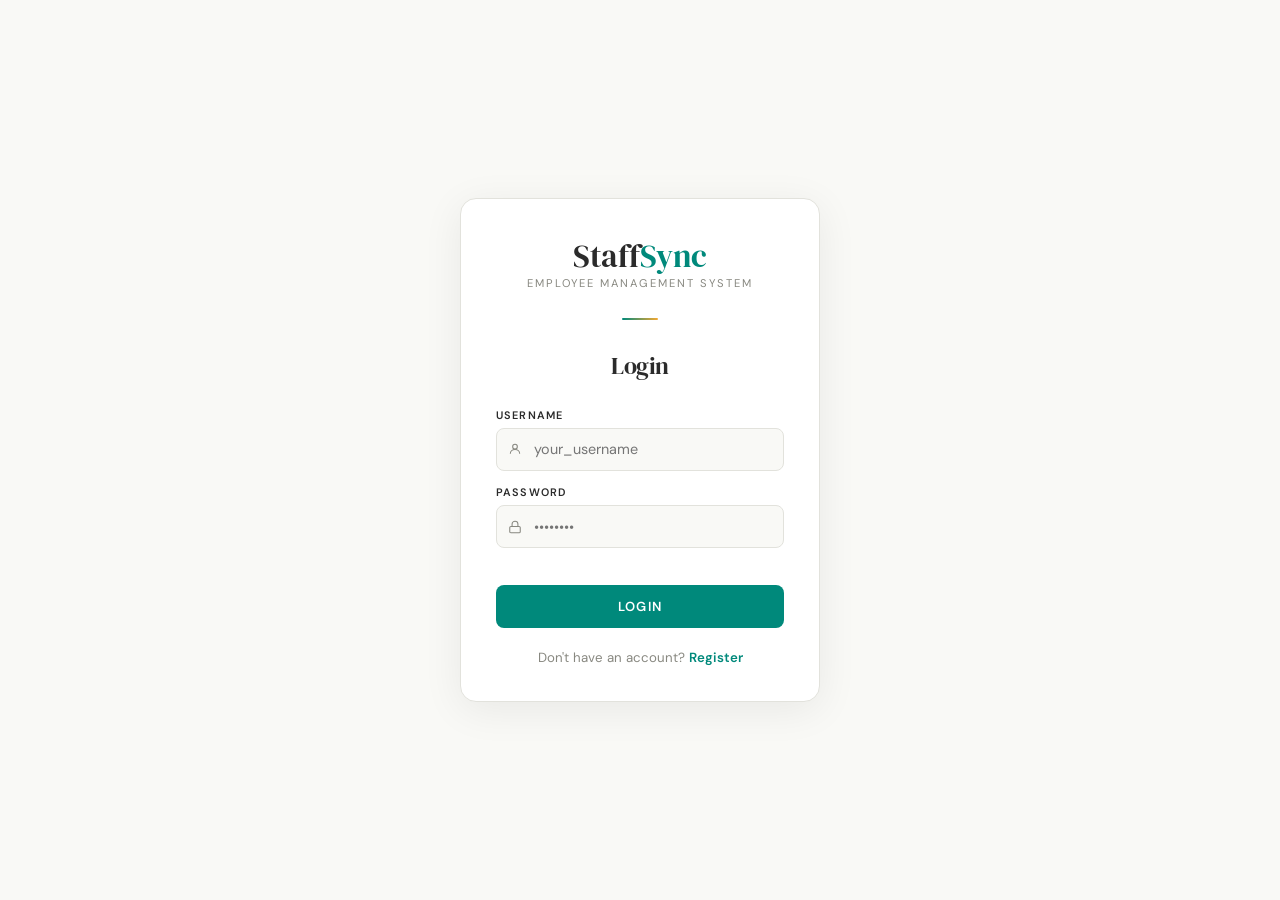
<file: app/src/main/resources/static/login.html>
<!DOCTYPE html>
<html lang="en">
<head>
    <meta charset="UTF-8">
    <meta name="viewport" content="width=device-width, initial-scale=1.0">
    <title>Login — Employee Management System</title>
    <link href="https://fonts.googleapis.com/css2?family=DM+Serif+Display:ital@0;1&family=DM+Sans:wght@300;400;500;600&display=swap" rel="stylesheet">
    <link rel="stylesheet" href="css/style.css">
    <style>
        .navbar-logo-accent { color: var(--teal); }
    </style>
</head>
<body class="auth-body">

<div class="auth-card">
    <div class="auth-brand">
        <div class="logo">Staff<span>Sync</span></div>
        <div class="tagline">Employee Management System</div>
    </div>

    <div class="auth-divider"></div>

    <h1>Login</h1>

    <form id="loginForm">
        <div class="field-group">
            <label for="username">Username</label>
            <div class="input-wrap">
                <input id="username" name="username" type="text"
                       placeholder="your_username" required autocomplete="username">
                <svg viewBox="0 0 24 24"><circle cx="12" cy="8" r="4"/><path d="M4 20c0-4 3.6-7 8-7s8 3 8 7"/></svg>
            </div>
        </div>

        <div class="field-group">
            <label for="password">Password</label>
            <div class="input-wrap">
                <input id="password" name="password" type="password"
                       placeholder="••••••••" required autocomplete="current-password">
                <svg viewBox="0 0 24 24"><rect x="3" y="11" width="18" height="11" rx="2"/><path d="M7 11V7a5 5 0 0 1 10 0v4"/></svg>
            </div>
        </div>

        <button class="btn-primary" type="submit">Login</button>
    </form>

    <p class="auth-footer">Don't have an account? <a href="signup.html">Register</a></p>
</div>

<script type="module" src="js/auth.js"></script>
</body>
</html>
</file>
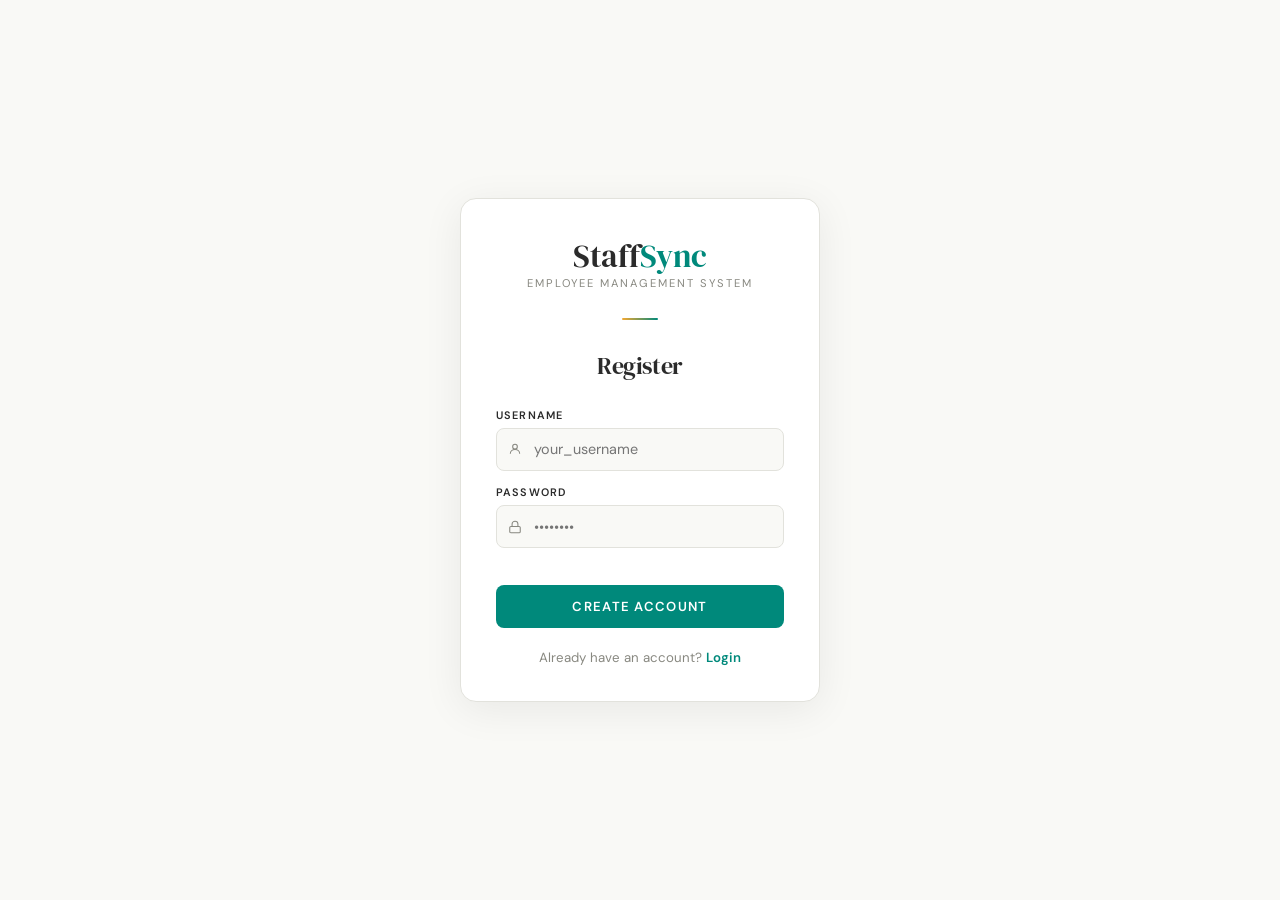
<file: app/src/main/resources/static/signup.html>
<!DOCTYPE html>
<html lang="en">
<head>
    <meta charset="UTF-8">
    <meta name="viewport" content="width=device-width, initial-scale=1.0">
    <title>Register — Employee Management System</title>
    <link href="https://fonts.googleapis.com/css2?family=DM+Serif+Display:ital@0;1&family=DM+Sans:wght@300;400;500;600&display=swap" rel="stylesheet">
    <link rel="stylesheet" href="css/style.css">
    <style>
        .navbar-logo-accent { color: var(--teal); }
    </style>
</head>
<body class="auth-body">

<div class="auth-card">
    <div class="auth-brand">
        <div class="logo">Staff<span>Sync</span></div>
        <div class="tagline">Employee Management System</div>
    </div>

    <div class="auth-divider auth-divider--reverse"></div>

    <h1>Register</h1>

    <form id="registerForm">
        <div class="field-group">
            <label for="regUsername">Username</label>
            <div class="input-wrap">
                <input id="regUsername" name="username" type="text"
                       placeholder="your_username" required autocomplete="username">
                <svg viewBox="0 0 24 24"><circle cx="12" cy="8" r="4"/><path d="M4 20c0-4 3.6-7 8-7s8 3 8 7"/></svg>
            </div>
        </div>

        <div class="field-group">
            <label for="regPassword">Password</label>
            <div class="input-wrap">
                <input id="regPassword" name="password" type="password"
                       placeholder="••••••••" required autocomplete="new-password">
                <svg viewBox="0 0 24 24"><rect x="3" y="11" width="18" height="11" rx="2"/><path d="M7 11V7a5 5 0 0 1 10 0v4"/></svg>
            </div>
        </div>

        <button class="btn-primary" type="submit">Create Account</button>
    </form>

    <p class="auth-footer">Already have an account? <a href="login.html">Login</a></p>
</div>

<script type="module" src="js/auth.js"></script>
</body>
</html>
</file>
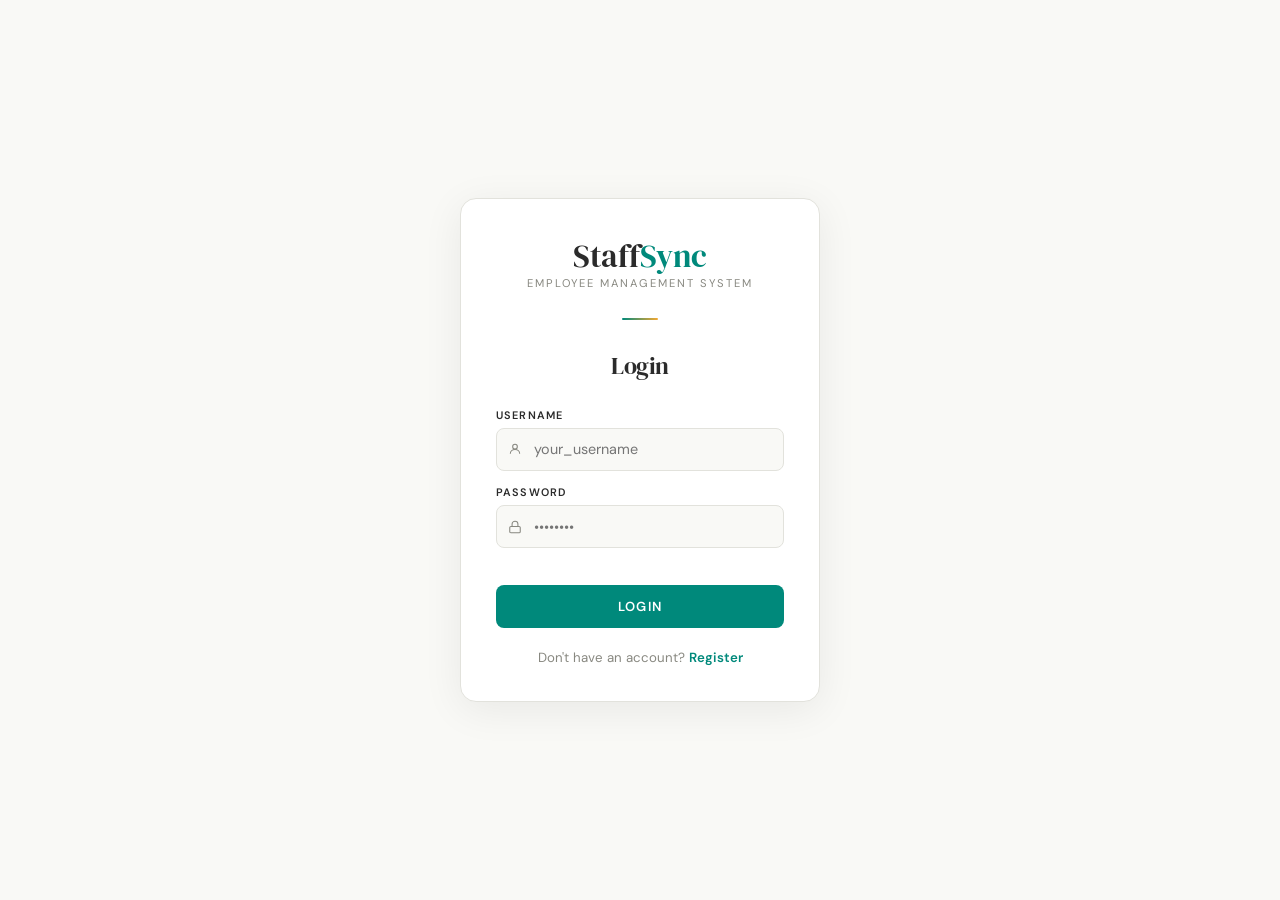
<file: app/src/main/resources/static/users.html>
<!DOCTYPE html>
<html lang="en">
<head>
    <meta charset="UTF-8">
    <meta name="viewport" content="width=device-width, initial-scale=1.0">
    <title>Users — Employee Management System</title>
    <link href="https://fonts.googleapis.com/css2?family=DM+Serif+Display:ital@0;1&family=DM+Sans:wght@300;400;500;600&display=swap" rel="stylesheet">
    <link rel="stylesheet" href="css/style.css">
    <style>
        .navbar-logo-accent { color: var(--teal); }

        /* ── Page layout ── */
        .users-grid {
            display: grid;
            grid-template-columns: 360px 1fr;
            gap: 1.5rem;
            align-items: start;
        }
        @media (max-width: 820px) {
            .users-grid { grid-template-columns: 1fr; }
        }

        /* ── Form card ── */
        .form-card {
            background: var(--surface);
            border: 1.5px solid var(--border);
            border-radius: 14px;
            padding: 1.75rem;
            position: sticky;
            top: 1.5rem;
        }
        .form-card-title {
            font-size: 0.72rem;
            font-weight: 600;
            letter-spacing: 0.1em;
            text-transform: uppercase;
            color: var(--muted);
            margin-bottom: 1.25rem;
            padding-bottom: 0.6rem;
            border-bottom: 1.5px solid var(--border);
        }
        .field-group { margin-bottom: 1rem; }
        .field-group label {
            display: block;
            font-size: 0.68rem;
            font-weight: 600;
            letter-spacing: 0.08em;
            text-transform: uppercase;
            color: var(--charcoal);
            margin-bottom: 0.38rem;
        }
        .field-group label span { color: var(--error); }
        .field-input, .field-select {
            width: 100%;
            padding: 0.7rem 0.9rem;
            font-family: 'DM Sans', sans-serif;
            font-size: 0.9rem;
            color: var(--charcoal);
            background: var(--offwhite);
            border: 1.5px solid var(--border);
            border-radius: 8px;
            outline: none;
            transition: border-color 0.2s, box-shadow 0.2s;
            box-sizing: border-box;
        }
        .field-select { appearance: none; cursor: pointer; }
        .field-input:focus, .field-select:focus {
            border-color: var(--teal);
            box-shadow: 0 0 0 3px var(--teal-glow);
            background: var(--surface);
        }
        .field-input.error { border-color: var(--error); }
        .field-error {
            font-size: 0.75rem;
            color: var(--error);
            margin-top: 0.3rem;
            display: none;
        }
        .field-error.visible { display: block; }
        .form-actions { display: flex; justify-content: flex-end; margin-top: 1.25rem; }

        /* ── List card ── */
        .list-card {
            background: var(--surface);
            border: 1.5px solid var(--border);
            border-radius: 14px;
            overflow: hidden;
        }
        .list-header {
            display: flex;
            align-items: center;
            justify-content: space-between;
            padding: 1.1rem 1.4rem;
            border-bottom: 1.5px solid var(--border);
        }
        .list-title {
            font-size: 0.72rem;
            font-weight: 600;
            letter-spacing: 0.1em;
            text-transform: uppercase;
            color: var(--muted);
        }
        .list-count {
            font-size: 0.78rem;
            color: var(--muted);
            background: var(--offwhite);
            padding: 0.2rem 0.6rem;
            border-radius: 99px;
            border: 1px solid var(--border);
        }

        /* ── Table ── */
        .users-table { width: 100%; border-collapse: collapse; }
        .users-table th {
            text-align: left;
            font-size: 0.65rem;
            font-weight: 600;
            letter-spacing: 0.09em;
            text-transform: uppercase;
            color: var(--muted);
            padding: 0.7rem 1.4rem;
            border-bottom: 1.5px solid var(--border);
            background: var(--offwhite);
        }
        .users-table td {
            padding: 0.9rem 1.4rem;
            font-size: 0.88rem;
            color: var(--charcoal);
            border-bottom: 1px solid var(--border);
            vertical-align: middle;
        }
        .users-table tr:last-child td { border-bottom: none; }
        .users-table tr:hover td    { background: var(--offwhite); }
        .row--self td               { background: rgba(0,150,136,0.03); }

        /* ── Name + (you) label ── */
        .user-name  { font-weight: 600; }
        .self-label {
            font-size: 0.75rem;
            color: var(--teal);
            margin-left: 0.4rem;
            font-weight: 500;
        }

        /* ── Badges ── */
        .badge {
            display: inline-block;
            font-size: 0.72rem;
            font-weight: 600;
            padding: 0.2rem 0.6rem;
            border-radius: 99px;
        }
        .badge--admin   { background: rgba(0,150,136,0.1);   color: var(--teal);    border: 1px solid rgba(0,150,136,0.25); }
        .badge--user    { background: var(--offwhite);         color: var(--muted);   border: 1px solid var(--border); }
        .badge--active  { background: rgba(46,125,82,0.1);    color: var(--success); border: 1px solid rgba(46,125,82,0.25); }
        .badge--inactive{ background: rgba(192,57,43,0.07);   color: var(--error);   border: 1px solid rgba(192,57,43,0.2); }

        /* ── Row action buttons ── */
        .row-actions       { display: flex; gap: 0.35rem; flex-wrap: wrap; justify-content: flex-end; }
        .btn-action-sm {
            padding: 0.3rem 0.65rem;
            font-family: 'DM Sans', sans-serif;
            font-size: 0.75rem;
            font-weight: 500;
            border-radius: 6px;
            cursor: pointer;
            border: 1.5px solid transparent;
            transition: all 0.18s;
        }
        .btn-promote   { background: rgba(0,150,136,0.08);  color: var(--teal);    border-color: rgba(0,150,136,0.25); }
        .btn-promote:hover { background: rgba(0,150,136,0.18); }
        .btn-demote    { background: var(--offwhite);        color: var(--charcoal); border-color: var(--border); }
        .btn-demote:hover  { border-color: var(--teal); color: var(--teal); }
        .btn-activate  { background: rgba(46,125,82,0.08);  color: var(--success); border-color: rgba(46,125,82,0.25); }
        .btn-activate:hover { background: rgba(46,125,82,0.16); }
        .btn-deactivate{ background: rgba(192,57,43,0.07);  color: var(--error);   border-color: rgba(192,57,43,0.2); }
        .btn-deactivate:hover { background: rgba(192,57,43,0.14); }

        /* ── Empty / loading states ── */
        .state-cell {
            text-align: center;
            padding: 3rem 1rem !important;
            color: var(--muted);
            font-size: 0.88rem;
        }

        /* ── Message banner ── */
        .message-banner {
            display: flex; align-items: center; gap: 0.6rem;
            padding: 0.75rem 1rem;
            border-radius: 8px;
            font-size: 0.85rem;
            font-weight: 500;
            margin-bottom: 1.25rem;
        }
        .message-banner svg { width: 16px; height: 16px; flex-shrink: 0; }
        .message-banner--success {
            background: rgba(46,125,82,0.1);
            color: var(--success);
            border: 1.5px solid rgba(46,125,82,0.25);
        }
        .message-banner--error {
            background: rgba(192,57,43,0.08);
            color: var(--error);
            border: 1.5px solid rgba(192,57,43,0.2);
        }

        /* ── Spinner ── */
        .spinner {
            display: inline-block;
            border: 2px solid rgba(255,255,255,0.3);
            border-top-color: #fff;
            border-radius: 50%;
            animation: spin 0.7s linear infinite;
        }
        @keyframes spin { to { transform: rotate(360deg); } }
    </style>
</head>
<body class="page-body">

<!-- Navbar injected by navbar.js -->

<main class="page-main">
    <div class="page-header">
        <h1 class="page-title">Users</h1>
        <p class="page-subtitle">Register and manage system users</p>
    </div>

    <div id="messageContainer"></div>

    <div class="users-grid">

        <!-- ── Left: Register form ── -->
        <div class="form-card">
            <p class="form-card-title">Register New User</p>

            <form id="userForm">
                <div class="field-group">
                    <label for="username">Username <span>*</span></label>
                    <input type="text" id="username" class="field-input"
                           placeholder="e.g., jdelacruz" autocomplete="off">
                    <p class="field-error" id="usernameError">Username is required</p>
                </div>

                <div class="field-group">
                    <label for="password">Password <span>*</span></label>
                    <input type="password" id="password" class="field-input"
                           placeholder="Min. 6 characters" autocomplete="new-password">
                    <p class="field-error" id="passwordError">Password must be at least 6 characters</p>
                </div>

                <div class="field-group">
                    <label for="role">Role <span>*</span></label>
                    <select id="role" class="field-select">
                        <option value="ROLE_USER">User</option>
                        <option value="ROLE_ADMIN">Admin</option>
                    </select>
                </div>

                <div class="form-actions">
                    <button type="submit" class="btn-action btn-action--primary" id="submitBtn">
                        <span id="submitText">Register User</span>
                        <div class="spinner" id="spinner"
                             style="display:none;width:14px;height:14px;border-width:2px"></div>
                    </button>
                </div>
            </form>
        </div>

        <!-- ── Right: Users table ── -->
        <div class="list-card">
            <div class="list-header">
                <span class="list-title">All Users</span>
                <span class="list-count" id="userCount">0 users</span>
            </div>
            <table class="users-table">
                <thead>
                <tr>
                    <th>Username</th>
                    <th>Role</th>
                    <th>Status</th>
                    <th style="text-align:right">Actions</th>
                </tr>
                </thead>
                <tbody id="userTableBody">
                <tr><td class="state-cell" colspan="4">Loading…</td></tr>
                </tbody>
            </table>
        </div>

    </div>
</main>

<script src="js/navbar.js"></script>
<script type="module" src="js/users.js"></script>
</body>
</html>
</file>
<file: app/src/main/resources/static/css/style.css>
/* ============================================================
   StaffSync — Global Styles
   Fonts: DM Serif Display + DM Sans (load via Google Fonts)
   ============================================================ */

/* --- Variables --- */
:root {
  --charcoal:   #2B2B2B;
  --teal:       #00897B;
  --teal-dark:  #006B61;
  --teal-glow:  rgba(0,137,123,0.15);
  --offwhite:   #F9F9F6;
  --amber:      #F4A832;
  --amber-dark: #d4891a;
  --amber-glow: rgba(244,168,50,0.18);
  --muted:      #888880;
  --border:     #E2E2DC;
  --surface:    #FFFFFF;
  --error:      #c0392b;
  --success:    #2e7d52;
}

/* --- Reset --- */
*, *::before, *::after { box-sizing: border-box; margin: 0; padding: 0; }

html, body {
  font-family: 'DM Sans', sans-serif;
  background: var(--offwhite);
  color: var(--charcoal);
}

/* ============================================================
   AUTH PAGES (login.html / signup.html)
   ============================================================ */

.auth-body {
  display: flex;
  align-items: center;
  justify-content: center;
  min-height: 100vh;
  padding: 2rem;
  animation: fadeIn 0.4s ease both;
}

.auth-card {
  width: 100%;
  max-width: 360px;
  background: var(--surface);
  border-radius: 16px;
  border: 1.5px solid var(--border);
  padding: 2.6rem 2.2rem 2.2rem;
  box-shadow: 0 8px 40px rgba(0,0,0,0.07);
  animation: slideUp 0.5s cubic-bezier(.22,1,.36,1) 0.1s both;
}

.auth-brand { text-align: center; margin-bottom: 1.8rem; }

.auth-brand .logo {
  font-family: 'DM Serif Display', serif;
  font-size: 2rem;
  color: var(--charcoal);
  letter-spacing: -0.01em;
  line-height: 1;
  margin-bottom: 0.2rem;
}

.auth-brand .logo span { color: var(--teal); }

.auth-brand .tagline {
  font-size: 0.7rem;
  color: var(--muted);
  letter-spacing: 0.18em;
  text-transform: uppercase;
}

.auth-divider {
  width: 36px;
  height: 2px;
  background: linear-gradient(90deg, var(--teal), var(--amber));
  border-radius: 2px;
  margin: 1.5rem auto 1.8rem;
}

.auth-divider.auth-divider--reverse {
  background: linear-gradient(90deg, var(--amber), var(--teal));
}

.auth-card h1 {
  font-family: 'DM Serif Display', serif;
  font-size: 1.5rem;
  font-weight: 400;
  text-align: center;
  color: var(--charcoal);
  letter-spacing: -0.02em;
  margin-bottom: 1.6rem;
}

.field-group { margin-bottom: 0.9rem; }

.field-group label {
  display: block;
  font-size: 0.68rem;
  font-weight: 600;
  letter-spacing: 0.1em;
  text-transform: uppercase;
  color: var(--charcoal);
  margin-bottom: 0.38rem;
}

.input-wrap { position: relative; }

.input-wrap svg {
  position: absolute;
  left: 12px; top: 50%;
  transform: translateY(-50%);
  width: 14px; height: 14px;
  stroke: var(--muted);
  fill: none; stroke-width: 1.8;
  pointer-events: none;
  transition: stroke 0.2s;
}

.input-wrap input {
  width: 100%;
  padding: 0.72rem 1rem 0.72rem 2.3rem;
  font-family: 'DM Sans', sans-serif;
  font-size: 0.9rem;
  color: var(--charcoal);
  background: var(--offwhite);
  border: 1.5px solid var(--border);
  border-radius: 8px;
  outline: none;
  transition: border-color 0.2s, box-shadow 0.2s, background 0.2s;
}

.input-wrap input:focus {
  border-color: var(--teal);
  box-shadow: 0 0 0 3px var(--teal-glow);
  background: #fff;
}

.input-wrap:focus-within svg { stroke: var(--teal); }

/* Password strength */
.strength-bar { display: flex; gap: 4px; margin-top: 6px; }

.strength-seg {
  flex: 1; height: 3px;
  border-radius: 2px;
  background: var(--border);
  transition: background 0.3s;
}

.strength-seg.weak   { background: var(--error); }
.strength-seg.fair   { background: var(--amber); }
.strength-seg.good   { background: #7ab648; }
.strength-seg.strong { background: var(--success); }

.strength-label {
  font-size: 0.68rem;
  color: var(--muted);
  margin-top: 4px;
  min-height: 1em;
}

/* Primary button — Login / Sign Up */
.btn-primary {
  width: 100%;
  margin-top: 1.4rem;
  padding: 0.82rem;
  font-family: 'DM Sans', sans-serif;
  font-size: 0.82rem;
  font-weight: 600;
  letter-spacing: 0.1em;
  text-transform: uppercase;
  color: #fff;
  background: var(--teal);
  border: none;
  border-radius: 8px;
  cursor: pointer;
  transition: background 0.2s, transform 0.15s, box-shadow 0.2s;
}

.btn-primary:hover {
  background: var(--teal-dark);
  transform: translateY(-1px);
  box-shadow: 0 6px 18px rgba(0,137,123,0.28);
}

.btn-primary:active { transform: translateY(0); box-shadow: none; }

.auth-footer { text-align: center; margin-top: 1.3rem; font-size: 0.83rem; color: var(--muted); }
.auth-footer a { color: var(--teal); font-weight: 600; text-decoration: none; }
.auth-footer a:hover { text-decoration: underline; }

/* ============================================================
   NAVBAR
   ============================================================ */

.navbar {
  position: sticky;
  top: 0;
  z-index: 100;
  display: flex;
  align-items: center;
  justify-content: space-between;
  gap: 1rem;
  padding: 0 2rem;
  height: 64px;
  background: var(--surface);
  border-bottom: 1.5px solid var(--border);
  box-shadow: 0 2px 12px rgba(0,0,0,0.05);
}

.navbar-brand {
  display: flex;
  flex-direction: column;
  justify-content: center;
  text-decoration: none;
  line-height: 1;
  flex-shrink: 0;
}

.navbar-logo {
  font-family: 'DM Serif Display', serif;
  font-size: 1.45rem;
  color: var(--charcoal);
  letter-spacing: -0.01em;
}

.navbar-logo-accent { color: var(--amber); }

.navbar-tagline {
  font-size: 0.6rem;
  color: var(--muted);
  letter-spacing: 0.16em;
  text-transform: uppercase;
  margin-top: 2px;
}

.navbar-actions {
  display: flex;
  align-items: center;
  gap: 0.5rem;
}

.nav-btn {
  display: inline-flex;
  align-items: center;
  gap: 0.35rem;
  padding: 0.45rem 0.9rem;
  font-family: 'DM Sans', sans-serif;
  font-size: 0.78rem;
  font-weight: 600;
  letter-spacing: 0.04em;
  border-radius: 7px;
  border: none;
  cursor: pointer;
  text-decoration: none;
  transition: background 0.18s, color 0.18s, transform 0.12s;
  white-space: nowrap;
}

.nav-btn svg {
  width: 14px;
  height: 14px;
  flex-shrink: 0;
}

.nav-btn--ghost {
  background: transparent;
  color: var(--charcoal);
}

.nav-btn--ghost:hover {
  background: var(--offwhite);
  color: var(--teal);
}

.nav-btn--primary {
  background: var(--teal);
  color: #fff;
}

.nav-btn--primary:hover {
  background: var(--teal-dark);
  transform: translateY(-1px);
}

.nav-btn--logout {
  background: transparent;
  color: var(--muted);
  border: 1.5px solid var(--border);
}

.nav-btn--logout:hover {
  border-color: var(--error);
  color: var(--error);
  background: rgba(192,57,43,0.06);
}

.navbar-user {
  display: flex;
  align-items: center;
  gap: 0.6rem;
  padding-left: 0.6rem;
  border-left: 1.5px solid var(--border);
  margin-left: 0.2rem;
}

.navbar-user-info {
  display: flex;
  flex-direction: column;
  line-height: 1.2;
}

.navbar-username {
  font-size: 0.8rem;
  font-weight: 600;
  color: var(--charcoal);
}

.navbar-role {
  font-size: 0.65rem;
  color: var(--teal);
  font-weight: 600;
  letter-spacing: 0.08em;
  text-transform: uppercase;
}

.navbar-hamburger {
  display: none;
  flex-direction: column;
  gap: 5px;
  background: none;
  border: none;
  cursor: pointer;
  padding: 4px;
}

.navbar-hamburger span {
  display: block;
  width: 22px;
  height: 2px;
  background: var(--charcoal);
  border-radius: 2px;
  transition: transform 0.2s, opacity 0.2s;
}

.navbar-hamburger.is-open span:nth-child(1) { transform: translateY(7px) rotate(45deg); }
.navbar-hamburger.is-open span:nth-child(2) { opacity: 0; }
.navbar-hamburger.is-open span:nth-child(3) { transform: translateY(-7px) rotate(-45deg); }

@media (max-width: 640px) {
  .navbar { padding: 0 1rem; }

  .navbar-hamburger { display: flex; }

  .navbar-actions {
    display: none;
    position: absolute;
    top: 64px;
    left: 0; right: 0;
    background: var(--surface);
    border-bottom: 1.5px solid var(--border);
    flex-direction: column;
    align-items: flex-start;
    gap: 0.25rem;
    padding: 0.75rem 1rem 1rem;
    box-shadow: 0 4px 16px rgba(0,0,0,0.08);
  }

  .navbar-actions--open { display: flex; }

  .navbar-user { border-left: none; padding-left: 0; flex-wrap: wrap; }

  .nav-btn { width: 100%; }
}

/* ============================================================
   CATALOG PAGE
   ============================================================ */

.catalog-body {
  display: block;
  background: var(--offwhite);
  padding: 0;
}

.catalog-main {
  padding-top: 2rem;
}

.catalog-body h1 {
  font-family: 'DM Serif Display', serif;
  text-align: center;
  margin: 20px 0;
  color: var(--charcoal);
}

.top-links {
  text-align: center;
  margin-bottom: 20px;
}

.top-links a {
  margin: 0 15px;
  text-decoration: none;
  color: #fff;
  background-color: var(--teal);
  padding: 8px 16px;
  border-radius: 5px;
  transition: background 0.2s;
}

.top-links a:hover { background-color: var(--teal-dark); }

/* Book cards */
#bookList {
  display: grid;
  grid-template-columns: repeat(5, 1fr);
  gap: 1.25rem;
  max-width: 1200px;
  margin: 0 auto;
  padding: 0 20px;
}

@media (max-width: 1024px) {
  #bookList { grid-template-columns: repeat(3, 1fr); }
}

@media (max-width: 640px) {
  #bookList { grid-template-columns: repeat(2, 1fr); }
}

.book {
  background: var(--surface);
  border-radius: 10px;
  box-shadow: 0 4px 12px rgba(0,0,0,0.08);
  padding: 15px;
  text-align: center;
  transition: transform 0.2s;
  display: flex;
  flex-direction: column;
  align-items: center;
}

.book:hover { transform: translateY(-5px); }

.book img {
  width: 150px;
  height: 150px;
  object-fit: cover;
  border-radius: 5px;
}

.book h3 { margin: 10px 0 5px; font-size: 1.1rem; color: var(--charcoal); }
.book p  { font-size: 0.9rem; color: var(--muted); }

.book-actions {
  margin-top: auto;
  padding-top: 10px;
  width: 100%;
  display: flex;
  flex-direction: column;
  align-items: center;
  gap: 6px;
}

/* View Book — white bg, border */
.btn-view-book {
  width: 100%;
  padding: 7px 12px;
  border: 1.5px solid var(--border);
  border-radius: 5px;
  background: var(--offwhite);
  color: var(--charcoal);
  font-family: 'DM Sans', sans-serif;
  font-weight: 600;
  font-size: 0.82rem;
  cursor: pointer;
  transition: border-color 0.2s, color 0.2s;
}

.btn-view-book:hover {
  border-color: var(--teal);
  color: var(--teal);
}

/* Add to Cart + Buy Now side by side */
.book-action-row {
  display: flex;
  gap: 6px;
  width: 100%;
}

.book-action-row button {
  flex: 1;
  padding: 7px 6px;
  border: none;
  border-radius: 5px;
  font-family: 'DM Sans', sans-serif;
  font-weight: bold;
  font-size: 0.72rem;
  cursor: pointer;
  transition: background 0.2s;
}

/* Add to Cart — teal */
.book-action-row button:first-of-type {
  background: var(--teal);
  color: #fff;
}
.book-action-row button:first-of-type:hover { background: var(--teal-dark); }

/* Buy Now — amber */
.book-action-row button:last-of-type {
  background: var(--amber);
  color: #fff;
}
.book-action-row button:last-of-type:hover { background: var(--amber-dark); }

/* Locked state for unauthenticated users */
.btn-locked {
  opacity: 0.38;
  cursor: not-allowed;
  color: var(--muted) !important;
  background: var(--offwhite) !important;
  border: 1.5px solid var(--border) !important;
  pointer-events: auto;
}

/* Category badges */
.category-badges {
  display: flex;
  flex-wrap: wrap;
  justify-content: center;
  gap: 4px;
  margin: 6px 0 10px;
}

.category-badge {
  font-size: 0.68rem;
  padding: 2px 8px;
  border-radius: 20px;
  background: var(--offwhite);
  border: 1px solid var(--border);
  color: var(--muted);
}

/* Pagination */
.pagination { text-align: center; margin: 20px 0; }

.pagination button {
  margin: 0 5px;
  padding: 6px 10px;
  border: none;
  border-radius: 5px;
  cursor: pointer;
  background: #f0f0f0;
  font-weight: bold;
  transition: background 0.2s;
}

.pagination button:hover { background: #ddd; }
.pagination .active-page  { background: var(--teal); color: #fff; }

/* Qty selector */
.qty-selector { display: flex; align-items: center; gap: 5px; margin-top: 5px; }

.qty-selector button {
  width: 30px; height: 30px;
  font-size: 18px; font-weight: bold;
  cursor: pointer;
  background: #f0f0f0;
  border: 1px solid var(--border);
  border-radius: 4px;
}

.qty-selector input {
  width: 50px;
  text-align: center;
  font-size: 16px;
  border: 1px solid var(--border);
  border-radius: 4px;
  padding: 4px;
}

/* Cart item */
.cart-item {
  display: flex;
  align-items: center;
  margin: 10px 0;
  padding: 10px;
  border-bottom: 1px solid var(--border);
}

.cart-item img { width: 80px; height: 100px; object-fit: cover; margin-right: 15px; }
.cart-info h3  { margin: 0; font-size: 18px; }
.cart-info p   { margin: 5px 0; }

/* ============================================================
   MODAL
   ============================================================ */

.modal-overlay {
  position: fixed;
  inset: 0;
  background: rgba(0,0,0,0.5);
  display: flex;
  justify-content: center;
  align-items: center;
  z-index: 999;
}

.modal {
  background: var(--surface);
  padding: 25px;
  width: 350px;
  border-radius: 10px;
  box-shadow: 0 8px 20px rgba(0,0,0,0.25);
  text-align: center;
}

.modal img    { width: 120px; height: 120px; object-fit: cover; margin-bottom: 10px; }
.modal h2     { margin-bottom: 15px; color: var(--teal); font-family: 'DM Serif Display', serif; }
.modal label  { font-weight: bold; margin-top: 10px; display: block; text-align: left; }

.modal select,
.modal input {
  width: 90%;
  padding: 5px;
  margin: 5px 0 10px;
  border-radius: 5px;
  border: 1px solid var(--border);
}

.modal button {
  margin: 5px;
  padding: 8px 15px;
  border: none;
  border-radius: 5px;
  cursor: pointer;
  font-weight: bold;
  transition: background 0.2s;
}

.modal button:first-of-type { background: var(--teal); color: #fff; }
.modal button:first-of-type:hover { background: var(--teal-dark); }
.modal button:last-of-type  { background: #f0f0f0; color: var(--charcoal); }
.modal button:last-of-type:hover  { background: #e0e0e0; }

/* Named button classes always override the generic first/last-of-type rules */
.modal .modal-btn-amber,
.modal .modal-btn-amber:first-of-type,
.modal .modal-btn-amber:last-of-type { background: var(--amber) !important; color: #fff !important; border: none !important; }
.modal .modal-btn-amber:hover,
.modal .modal-btn-amber:first-of-type:hover,
.modal .modal-btn-amber:last-of-type:hover { background: var(--amber-dark) !important; }

.modal .modal-btn-teal,
.modal .modal-btn-teal:first-of-type,
.modal .modal-btn-teal:last-of-type { background: var(--teal) !important; color: #fff !important; border: none !important; }
.modal .modal-btn-teal:hover,
.modal .modal-btn-teal:first-of-type:hover,
.modal .modal-btn-teal:last-of-type:hover { background: var(--teal-dark) !important; }

.modal .modal-btn-ghost,
.modal .modal-btn-ghost:first-of-type,
.modal .modal-btn-ghost:last-of-type { background: transparent !important; color: var(--charcoal) !important; border: 1.5px solid var(--border) !important; }
.modal .modal-btn-ghost:hover,
.modal .modal-btn-ghost:first-of-type:hover,
.modal .modal-btn-ghost:last-of-type:hover { background: transparent !important; border-color: var(--teal) !important; color: var(--teal) !important; }

.modal-lock-icon {
  display: flex;
  justify-content: center;
  margin-bottom: 0.75rem;
  color: var(--muted);
}

/* Book detail modal */
.modal--book {
  max-width: 620px;
  width: 92vw;
  padding: 2rem;
  position: relative;
  text-align: left;
}

.modal-close {
  position: absolute;
  top: 14px;
  right: 16px;
  background: none;
  border: none;
  font-size: 1.1rem;
  color: var(--muted);
  cursor: pointer;
  line-height: 1;
  padding: 4px 6px;
  border-radius: 4px;
  transition: color 0.15s, background 0.15s;
  margin: 0;
}

.modal-close:hover {
  color: var(--charcoal);
  background: var(--offwhite);
}

.modal-book-layout {
  display: flex;
  gap: 1.5rem;
  align-items: flex-start;
}

.modal-book-cover img {
  width: 130px;
  border-radius: 8px;
  object-fit: cover;
  box-shadow: 0 4px 14px rgba(0,0,0,0.12);
  height: auto;
}

.modal-book-info { flex: 1; }

.modal-book-title {
  font-family: 'DM Serif Display', serif;
  font-size: 1.35rem;
  margin: 0 0 0.3rem;
  color: var(--charcoal);
}

.modal-book-author {
  color: var(--muted);
  font-size: 0.9rem;
  margin: 0 0 0.5rem;
}

.modal-book-price {
  font-weight: 600;
  font-size: 1.1rem;
  color: var(--teal);
  margin: 0 0 0.6rem;
}

.modal-book-desc {
  font-size: 0.88rem;
  color: var(--charcoal);
  line-height: 1.6;
  margin-top: 0.75rem;
}

.modal-loading {
  padding: 2rem;
  text-align: center;
  color: var(--muted);
  font-size: 0.9rem;
}

@media (max-width: 480px) {
  .modal-book-layout { flex-direction: column; }
  .modal-book-cover img { width: 100%; max-width: 200px; }
}

/* ============================================================
   SHARED PAGE LAYOUT (cart.html / orders.html)
   ============================================================ */

body.page-body {
  display: block;
  padding: 0;
  animation: fadeIn 0.4s ease both;
}

.page-main {
  max-width: 1000px;
  margin: 0 auto;
  padding: 2.5rem 1.5rem 4rem;
}

.page-header { margin-bottom: 2rem; }

.page-title {
  font-family: 'DM Serif Display', serif;
  font-size: 2rem;
  font-weight: 400;
  color: var(--charcoal);
  letter-spacing: -0.02em;
}

.page-subtitle {
  font-size: 0.85rem;
  color: var(--muted);
  margin-top: 0.3rem;
}

/* User select control */
.page-controls { margin-bottom: 1.8rem; }

.select-wrap {
  display: inline-flex;
  flex-direction: column;
  gap: 0.35rem;
}

.select-label {
  font-size: 0.68rem;
  font-weight: 600;
  letter-spacing: 0.1em;
  text-transform: uppercase;
  color: var(--charcoal);
}

.select-field-wrap {
  position: relative;
  display: inline-flex;
  align-items: center;
}

.select-field-wrap > svg:first-child {
  position: absolute;
  left: 10px;
  width: 14px; height: 14px;
  stroke: var(--muted);
  fill: none;
  pointer-events: none;
}

.select-field-wrap select {
  appearance: none;
  padding: 0.6rem 2.4rem 0.6rem 2.2rem;
  font-family: 'DM Sans', sans-serif;
  font-size: 0.88rem;
  color: var(--charcoal);
  background: var(--surface);
  border: 1.5px solid var(--border);
  border-radius: 8px;
  outline: none;
  cursor: pointer;
  min-width: 220px;
  transition: border-color 0.2s, box-shadow 0.2s;
}

.select-field-wrap select:focus {
  border-color: var(--teal);
  box-shadow: 0 0 0 3px var(--teal-glow);
}

.select-chevron {
  position: absolute;
  right: 9px;
  width: 14px; height: 14px;
  stroke: var(--muted);
  fill: none;
  pointer-events: none;
}

/* Data container */
.data-container {
  background: var(--surface);
  border: 1.5px solid var(--border);
  border-radius: 12px;
  overflow: hidden;
  min-height: 200px;
}

/* Empty state */
.empty-state {
  display: flex;
  flex-direction: column;
  align-items: center;
  justify-content: center;
  gap: 0.75rem;
  padding: 4rem 2rem;
  color: var(--muted);
}

.empty-state svg { width: 40px; height: 40px; stroke: var(--border); }
.empty-state p   { font-size: 0.9rem; }

/* Loading */
.table-loading {
  padding: 3rem;
  text-align: center;
  color: var(--muted);
  font-size: 0.88rem;
}

/* Table */
.table-wrap { overflow-x: auto; }

.data-table {
  width: 100%;
  border-collapse: collapse;
  font-size: 0.88rem;
}

.data-table thead tr {
  background: var(--offwhite);
  border-bottom: 1.5px solid var(--border);
}

.data-table th {
  padding: 0.75rem 1rem;
  font-size: 0.68rem;
  font-weight: 600;
  letter-spacing: 0.08em;
  text-transform: uppercase;
  color: var(--muted);
  text-align: left;
  white-space: nowrap;
}

.data-table td {
  padding: 0.85rem 1rem;
  border-bottom: 1px solid var(--border);
  color: var(--charcoal);
  vertical-align: middle;
}

.data-table tbody tr:last-child td { border-bottom: none; }
.data-table tbody tr:hover { background: #fafafa; }

.td-check   { width: 40px; text-align: center; }
.td-center  { text-align: center; }
.td-price   { font-variant-numeric: tabular-nums; white-space: nowrap; }
.td-bold    { font-weight: 600; }
.td-title   { font-weight: 500; }
.td-actions { white-space: nowrap; }

/* Checkbox */
.table-checkbox {
  width: 15px; height: 15px;
  accent-color: var(--teal);
  cursor: pointer;
}

/* Table buttons */
.tbl-btn {
  display: inline-flex;
  align-items: center;
  padding: 0.32rem 0.7rem;
  font-family: 'DM Sans', sans-serif;
  font-size: 0.75rem;
  font-weight: 600;
  border-radius: 5px;
  border: 1.5px solid transparent;
  cursor: pointer;
  transition: all 0.15s;
  margin-right: 4px;
}

.tbl-btn--ghost {
  background: transparent;
  border-color: var(--border);
  color: var(--charcoal);
}

.tbl-btn--ghost:hover {
  border-color: var(--teal);
  color: var(--teal);
  background: var(--teal-glow);
}

.tbl-btn--danger {
  background: transparent;
  border-color: var(--border);
  color: var(--muted);
}

.tbl-btn--danger:hover {
  border-color: var(--error);
  color: var(--error);
  background: rgba(192,57,43,0.06);
}

/* Page footer actions */
.page-footer-actions {
  margin-top: 1.2rem;
  display: flex;
  justify-content: flex-end;
}

.btn-action {
  display: inline-flex;
  align-items: center;
  gap: 0.5rem;
  padding: 0.72rem 1.4rem;
  font-family: 'DM Sans', sans-serif;
  font-size: 0.82rem;
  font-weight: 600;
  letter-spacing: 0.06em;
  border-radius: 8px;
  border: none;
  cursor: pointer;
  transition: background 0.2s, transform 0.15s, box-shadow 0.2s;
}

.btn-action svg { width: 15px; height: 15px; }

.btn-action--primary {
  background: var(--teal);
  color: #fff;
}

.btn-action--primary:hover {
  background: var(--teal-dark);
  transform: translateY(-1px);
  box-shadow: 0 6px 18px rgba(0,137,123,0.28);
}

.btn-action--primary:disabled {
  opacity: 0.6;
  cursor: not-allowed;
  transform: none;
  box-shadow: none;
}

/* Order cards */
.order-card { border-bottom: 1.5px solid var(--border); }
.order-card:last-child { border-bottom: none; }

.order-card-header {
  display: flex;
  align-items: center;
  justify-content: space-between;
  padding: 1rem 1.2rem 0.6rem;
  gap: 1rem;
  flex-wrap: wrap;
}

.order-card-meta {
  display: flex;
  align-items: baseline;
  gap: 0.8rem;
}

.order-id {
  font-family: 'DM Serif Display', serif;
  font-size: 1.05rem;
  color: var(--charcoal);
}

.order-date {
  font-size: 0.78rem;
  color: var(--muted);
}

/* Status badge */
.status-badge {
  display: inline-block;
  padding: 0.28rem 0.75rem;
  font-size: 0.68rem;
  font-weight: 700;
  letter-spacing: 0.1em;
  text-transform: uppercase;
  border-radius: 20px;
}

.status--pending   { background: rgba(244,168,50,0.15); color: #b87b00; }
.status--completed { background: rgba(46,125,82,0.12);  color: var(--success); }
.status--cancelled { background: rgba(192,57,43,0.1);   color: var(--error); }

.modal-book-actions {
  margin-top: 1.2rem;
  border-top: 1.5px solid var(--border);
  padding-top: 1rem;
}

.modal-action-row {
  display: flex;
  gap: 8px;
}

.modal-expand {
  display: flex;
  flex-direction: column;
  gap: 0.6rem;
}

.modal-expand-row {
  display: flex;
  align-items: center;
  justify-content: space-between;
  font-size: 0.88rem;
}

.modal-expand-row label {
  font-weight: 600;
  font-size: 0.75rem;
  letter-spacing: 0.06em;
  text-transform: uppercase;
  color: var(--muted);
}

.modal-expand-row input {
  width: 70px;
  padding: 4px 8px;
  text-align: center;
  border: 1.5px solid var(--border);
  border-radius: 6px;
  font-size: 0.88rem;
  outline: none;
}

.modal-expand-row input:focus {
  border-color: var(--teal);
  box-shadow: 0 0 0 3px var(--teal-glow);
}

.modal-expand-row strong {
  font-size: 1rem;
  color: var(--teal);
}

.modal-btn-teal {
  flex: 1;
  padding: 8px 12px;
  background: var(--teal);
  color: #fff;
  border: none;
  border-radius: 5px;
  font-weight: 600;
  font-size: 0.82rem;
  cursor: pointer;
  transition: background 0.2s;
}
.modal-btn-teal:hover { background: var(--teal-dark); }

.modal-btn-amber {
  flex: 1;
  padding: 8px 12px;
  background: var(--amber);
  color: #fff;
  border: none;
  border-radius: 5px;
  font-weight: 600;
  font-size: 0.82rem;
  cursor: pointer;
  transition: background 0.2s;
}
.modal-btn-amber:hover { background: var(--amber-dark); }

.modal-btn-ghost {
  flex: 1;
  padding: 8px 12px;
  background: transparent;
  color: var(--charcoal);
  border: 1.5px solid var(--border);
  border-radius: 5px;
  font-weight: 600;
  font-size: 0.82rem;
  cursor: pointer;
  transition: border-color 0.2s, color 0.2s;
}
.modal-btn-ghost:hover { border-color: var(--teal); color: var(--teal); }

.modal--success {
  text-align: center;
  padding: 2rem;
}

.success-icon {
  display: flex;
  justify-content: center;
  margin-bottom: 1rem;
  color: var(--success);
}

.modal--success h2 {
  font-family: 'DM Serif Display', serif;
  color: var(--charcoal);
  margin-bottom: 0.5rem;
}

.modal--success p {
  color: var(--muted);
  font-size: 0.9rem;
  margin-bottom: 1.2rem;
}

/* Toast notification */
.toast {
  position: fixed;
  bottom: 1.5rem;
  right: 1.5rem;
  padding: 0.8rem 1.2rem;
  border-radius: 8px;
  font-size: 0.85rem;
  font-weight: 500;
  color: #fff;
  opacity: 0;
  transform: translateY(8px);
  transition: opacity 0.25s, transform 0.25s;
  z-index: 9999;
  max-width: 320px;
  box-shadow: 0 4px 16px rgba(0,0,0,0.15);
}

.toast--success { background: var(--success); }
.toast--error   { background: var(--error); }
.toast--visible { opacity: 1; transform: translateY(0); }

/* ============================================================
   Animations
   ============================================================ */

@keyframes fadeIn  { from { opacity: 0 } to { opacity: 1 } }
@keyframes slideUp { from { opacity: 0; transform: translateY(16px) } to { opacity: 1; transform: translateY(0) } }

/* ============================================================
   List / Table view  (shared by catalog & manage-users)
   ============================================================ */

.list-view { display: block; max-width: 1200px; margin: 0 auto; padding: 0 20px; }

.list-table {
  width: 100%;
  border-collapse: collapse;
  background: var(--surface);
  border: 1.5px solid var(--border);
  border-radius: 12px;
  overflow: hidden;
}

.list-table thead tr {
  background: var(--offwhite);
  border-bottom: 1.5px solid var(--border);
}

.list-table th {
  padding: 0.7rem 1rem;
  font-size: 0.68rem;
  font-weight: 600;
  letter-spacing: 0.08em;
  text-transform: uppercase;
  color: var(--muted);
  text-align: left;
  white-space: nowrap;
}

.list-table td {
  padding: 0.75rem 1rem;
  border-bottom: 1px solid var(--border);
  color: var(--charcoal);
  vertical-align: middle;
  font-size: 0.88rem;
}

.list-table tbody tr:last-child td { border-bottom: none; }
.list-table tbody tr:hover { background: #fafafa; }

.list-cover {
  width: 36px;
  height: 48px;
  object-fit: cover;
  border-radius: 4px;
  border: 1px solid var(--border);
  display: block;
}

.list-title  { font-weight: 600; }
.list-author { color: var(--muted); font-size: 0.82rem; margin-top: 2px; }
.list-price  { font-variant-numeric: tabular-nums; white-space: nowrap; font-weight: 500; color: var(--teal); }

.list-actions { display: flex; gap: 4px; flex-wrap: nowrap; }

.list-badge {
  font-size: 0.65rem;
  padding: 2px 7px;
  border-radius: 20px;
  background: var(--offwhite);
  border: 1px solid var(--border);
  color: var(--muted);
  white-space: nowrap;
  display: inline-block;
}

.list-badges { display: flex; flex-wrap: wrap; gap: 3px; }

/* Shared catalog controls (search bar row) */
.catalog-controls {
  display: flex;
  align-items: center;
  gap: 0.65rem;
  max-width: 1200px;
  margin: 1.5rem auto 0.75rem;
  padding: 0 20px;
  flex-wrap: nowrap;
}

.search-wrap { position: relative; flex: 1; min-width: 0; }
.search-wrap svg {
  position: absolute; left: 11px; top: 50%; transform: translateY(-50%);
  width: 14px; height: 14px; stroke: var(--muted); fill: none;
  stroke-width: 1.8; pointer-events: none; transition: stroke 0.2s;
}
.search-wrap:focus-within svg { stroke: var(--teal); }

.search-input {
  width: 100%;
  padding: 0.62rem 1rem 0.62rem 2.3rem;
  font-family: 'DM Sans', sans-serif;
  font-size: 0.9rem;
  color: var(--charcoal);
  background: var(--offwhite);
  border: 1.5px solid var(--border);
  border-radius: 8px;
  outline: none;
  transition: border-color 0.2s, box-shadow 0.2s, background 0.2s;
}
.search-input::placeholder { color: var(--muted); }
.search-input:focus { border-color: var(--teal); box-shadow: 0 0 0 3px var(--teal-glow); background: var(--surface); }

.category-wrap { position: relative; display: inline-flex; align-items: center; flex-shrink: 0; }
.category-wrap svg { position: absolute; right: 9px; width: 13px; height: 13px; stroke: var(--muted); fill: none; pointer-events: none; }

.category-select {
  appearance: none;
  padding: 0.62rem 2.2rem 0.62rem 0.9rem;
  font-family: 'DM Sans', sans-serif;
  font-size: 0.9rem;
  color: var(--charcoal);
  background: var(--offwhite);
  border: 1.5px solid var(--border);
  border-radius: 8px;
  outline: none;
  cursor: pointer;
  transition: border-color 0.2s, box-shadow 0.2s;
}
.category-select:focus { border-color: var(--teal); box-shadow: 0 0 0 3px var(--teal-glow); }

.results-count {
  text-align: left;
  font-size: 0.78rem;
  color: var(--muted);
  margin: 0 auto 0.75rem;
  max-width: 1200px;
  padding: 0 20px;
}

.view-toggle {
  display: flex; gap: 2px; background: var(--offwhite);
  border: 1.5px solid var(--border); border-radius: 8px; padding: 3px; flex-shrink: 0;
}
.view-toggle-btn {
  display: flex; align-items: center; justify-content: center;
  width: 32px; height: 32px; border: none; border-radius: 6px;
  background: transparent; color: var(--muted); cursor: pointer;
  transition: background 0.15s, color 0.15s;
}
.view-toggle-btn svg { width: 15px; height: 15px; stroke: currentColor; fill: none; stroke-width: 1.8; stroke-linecap: round; stroke-linejoin: round; }
.view-toggle-btn.active { background: var(--surface); color: var(--teal); box-shadow: 0 1px 4px rgba(0,0,0,0.08); }
.view-toggle-btn:hover:not(.active) { color: var(--charcoal); }
</file>
